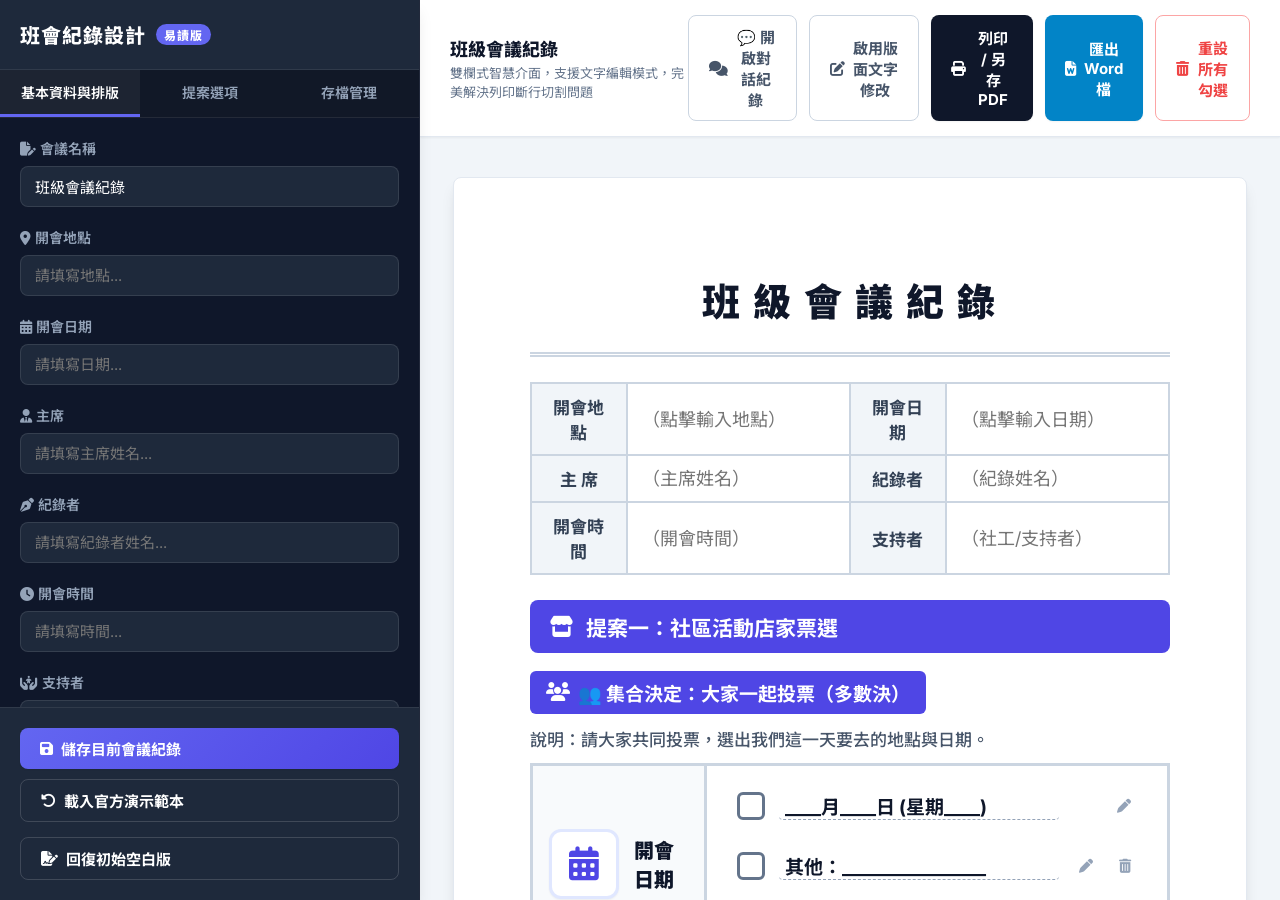
<file: index.html>
<!DOCTYPE html>
<html lang="zh-Hant">
<head>
    <meta charset="UTF-8">
    <meta name="viewport" content="width=device-width, initial-scale=1.0">
    <title>班級會議紀錄（易讀版智慧設計系統）</title>
    <!-- Google Fonts & FontAwesome -->
    <link href="https://fonts.googleapis.com/css2?family=Inter:wght@300;400;500;600;700;800&family=Noto+Sans+TC:wght@400;500;700;900&display=swap" rel="stylesheet">
    <link rel="stylesheet" href="https://cdnjs.cloudflare.com/ajax/libs/font-awesome/6.5.1/css/all.min.css">
    
    <style>
        /* 全域變數與主題設計 */
        :root {
            --sidebar-bg: #0f172a;
            --sidebar-header: #1e293b;
            --sidebar-border: rgba(255, 255, 255, 0.08);
            --sidebar-text: #f8fafc;
            --sidebar-text-muted: #94a3b8;
            
            --accent-color: #6366f1;
            --accent-hover: #4f46e5;
            --accent-light: rgba(99, 102, 241, 0.1);
            
            --bg-canvas: #f1f5f9;
            --primary-group: #4f46e5;      /* 團體多數決：皇家藍/紫 */
            --primary-group-light: #e0e7ff;
            --primary-self: #ea580c;       /* 個人決定：活潑橘 */
            --primary-self-light: #ffedd5;
            --primary-teal: #0d9488;       /* 點心票選：莫蘭迪綠 */
            --primary-teal-light: #ccfbf1;
            --text-dark: #0f172a;
            --border-color: #cbd5e1;
            
            --shadow-sm: 0 1px 2px 0 rgba(0, 0, 0, 0.05);
            --shadow-md: 0 4px 6px -1px rgba(0, 0, 0, 0.1), 0 2px 4px -1px rgba(0, 0, 0, 0.06);
            --shadow-lg: 0 10px 15px -3px rgba(0, 0, 0, 0.1), 0 4px 6px -2px rgba(0, 0, 0, 0.05);
        }

        * {
            box-sizing: border-box;
            font-family: 'Inter', 'Noto Sans TC', sans-serif;
            margin: 0;
            padding: 0;
        }

        body {
            background-color: var(--bg-canvas);
            color: var(--text-dark);
            height: 100vh;
            display: flex;
            overflow: hidden;
        }

        /* 雙欄式佈局 */
        .app-container {
            display: flex;
            width: 100vw;
            height: 100vh;
            position: relative;
        }

        /* 左側編輯面板 */
        .editor-sidebar {
            width: 420px;
            background-color: var(--sidebar-bg);
            color: var(--sidebar-text);
            border-right: 1px solid var(--sidebar-border);
            display: flex;
            flex-direction: column;
            flex-shrink: 0;
            z-index: 10;
            box-shadow: var(--shadow-lg);
            transition: transform 0.3s cubic-bezier(0.4, 0, 0.2, 1);
        }

        .sidebar-header {
            padding: 20px;
            background-color: var(--sidebar-header);
            border-bottom: 1px solid var(--sidebar-border);
            display: flex;
            align-items: center;
            justify-content: space-between;
        }

        .sidebar-header h2 {
            font-size: 20px;
            font-weight: 800;
            letter-spacing: 1px;
            color: #fff;
            display: flex;
            align-items: center;
            gap: 10px;
        }

        .sidebar-header h2 span {
            font-size: 12px;
            background-color: var(--accent-color);
            padding: 2px 8px;
            border-radius: 20px;
        }

        /* 頁籤控制 */
        .sidebar-tabs {
            display: flex;
            background-color: #111827;
            border-bottom: 1px solid var(--sidebar-border);
        }

        .tab-btn {
            flex: 1;
            padding: 12px;
            background: none;
            border: none;
            color: var(--sidebar-text-muted);
            font-size: 14px;
            font-weight: 600;
            cursor: pointer;
            transition: all 0.2s;
            border-bottom: 3px solid transparent;
            text-align: center;
        }

        .tab-btn:hover {
            color: #fff;
            background-color: rgba(255,255,255,0.02);
        }

        .tab-btn.active {
            color: #fff;
            border-bottom-color: var(--accent-color);
            background-color: rgba(255,255,255,0.05);
        }

        /* 編輯面板內容區 */
        .sidebar-content {
            flex: 1;
            overflow-y: auto;
            padding: 20px;
        }

        .tab-pane {
            display: none;
        }

        .tab-pane.active {
            display: block;
        }

        /* 編輯器群組與表單元件 */
        .form-group {
            margin-bottom: 20px;
        }

        .form-group label {
            display: block;
            font-size: 14px;
            font-weight: 600;
            color: var(--sidebar-text-muted);
            margin-bottom: 8px;
        }

        .form-control {
            width: 100%;
            padding: 10px 14px;
            background-color: #1e293b;
            border: 1px solid rgba(255,255,255,0.1);
            border-radius: 8px;
            color: #fff;
            font-size: 15px;
            outline: none;
            transition: all 0.2s;
        }

        .form-control:focus {
            border-color: var(--accent-color);
            box-shadow: 0 0 0 3px var(--accent-light);
        }

        /* 草稿列表與操作 */
        .draft-card {
            background-color: #1e293b;
            border: 1px solid rgba(255, 255, 255, 0.05);
            border-radius: 10px;
            padding: 15px;
            margin-bottom: 12px;
            cursor: pointer;
            transition: all 0.2s;
            position: relative;
        }

        .draft-card:hover {
            border-color: rgba(255,255,255,0.2);
            transform: translateY(-2px);
        }

        .draft-card.active {
            border-color: var(--accent-color);
            background-color: rgba(99, 102, 241, 0.15);
        }

        .draft-title {
            font-weight: 700;
            font-size: 16px;
            color: #fff;
            margin-bottom: 6px;
        }

        .draft-meta {
            font-size: 12px;
            color: var(--sidebar-text-muted);
            display: flex;
            justify-content: space-between;
            align-items: center;
        }

        .draft-actions {
            margin-top: 10px;
            display: flex;
            justify-content: flex-end;
            gap: 10px;
        }

        .btn-action-small {
            background: none;
            border: none;
            color: var(--sidebar-text-muted);
            cursor: pointer;
            font-size: 13px;
            padding: 4px 8px;
            border-radius: 4px;
            transition: all 0.1s;
        }

        .btn-action-small:hover {
            background-color: rgba(255,255,255,0.1);
            color: #fff;
        }

        .btn-action-delete:hover {
            background-color: rgba(239, 68, 68, 0.2);
            color: #f87171;
        }

        /* 儲存草稿控制區 */
        .draft-ops {
            padding: 20px;
            border-top: 1px solid var(--sidebar-border);
            background-color: var(--sidebar-header);
            display: flex;
            flex-direction: column;
            gap: 10px;
        }

        /* 右側畫布區域 */
        .main-canvas {
            flex-grow: 1;
            height: 100vh;
            overflow-y: auto;
            background-color: var(--bg-canvas);
            display: flex;
            flex-direction: column;
            position: relative;
        }

        /* 頂部固定工具列 */
        .canvas-toolbar {
            background-color: #fff;
            padding: 15px 30px;
            border-bottom: 1px solid #e2e8f0;
            display: flex;
            justify-content: space-between;
            align-items: center;
            box-shadow: var(--shadow-sm);
            z-index: 5;
            position: sticky;
            top: 0;
        }

        .canvas-toolbar .toolbar-left h3 {
            font-size: 18px;
            font-weight: 800;
            color: var(--text-dark);
        }

        .canvas-toolbar .toolbar-left p {
            font-size: 13px;
            color: #64748b;
            margin-top: 2px;
        }

        .toolbar-buttons {
            display: flex;
            gap: 12px;
        }

        /* 按鈕視覺樣式 */
        .btn-premium {
            padding: 10px 20px;
            font-size: 15px;
            font-weight: 700;
            border-radius: 8px;
            border: none;
            cursor: pointer;
            display: inline-flex;
            align-items: center;
            gap: 8px;
            transition: all 0.2s cubic-bezier(0.4, 0, 0.2, 1);
            box-shadow: var(--shadow-sm);
        }

        .btn-premium-primary {
            background: linear-gradient(135deg, var(--accent-color) 0%, #4f46e5 100%);
            color: #fff;
        }

        .btn-premium-primary:hover {
            transform: translateY(-1px);
            box-shadow: 0 4px 12px rgba(99, 102, 241, 0.4);
        }

        .btn-premium-secondary {
            background-color: #0f172a;
            color: #fff;
        }

        .btn-premium-secondary:hover {
            background-color: #1e293b;
            transform: translateY(-1px);
        }

        .btn-premium-word {
            background-color: #0284c7;
            color: #fff;
        }

        .btn-premium-word:hover {
            background-color: #0369a1;
            transform: translateY(-1px);
            box-shadow: 0 4px 12px rgba(2, 132, 199, 0.4);
        }

        .btn-premium-danger {
            background-color: #ef4444;
            color: #fff;
        }

        .btn-premium-danger:hover {
            background-color: #dc2626;
            transform: translateY(-1px);
        }

        .btn-premium-outline {
            background-color: transparent;
            border: 1px solid #cbd5e1;
            color: #475569;
            box-shadow: none;
        }

        .btn-premium-outline:hover {
            background-color: #f1f5f9;
            border-color: #94a3b8;
        }

        /* A4 紙張列印排版 */
        .a4-viewport {
            padding: 40px 20px;
            display: flex;
            flex-direction: column;
            align-items: center;
            gap: 40px;
        }

        .page-container {
            width: 210mm;
            min-height: 297mm;
            background-color: #fff;
            padding: 25mm 20mm;
            box-shadow: var(--shadow-lg);
            border-radius: 8px;
            position: relative;
            box-sizing: border-box;
            border: 1px solid #e2e8f0;
            transition: all 0.2s;
        }

        .page-container:hover {
            box-shadow: 0 20px 25px -5px rgba(0, 0, 0, 0.1), 0 10px 10px -5px rgba(0, 0, 0, 0.04);
        }

        /* 標題區域與雙線 */
        .header {
            text-align: center;
            margin-bottom: 25px;
            border-bottom: 5px double var(--border-color);
            padding-bottom: 15px;
        }

        .header h1 {
            font-size: 38px;
            font-weight: 900;
            margin: 0 0 10px 0;
            color: #0f172a;
            letter-spacing: 3px;
        }

        /* 會議基本資料表格 */
        .info-table {
            width: 100%;
            border-collapse: collapse;
            margin-bottom: 25px;
        }

        .info-table td {
            border: 2px solid var(--border-color);
            padding: 10px 14px;
            font-size: 17px;
            width: 35%;
        }

        .info-label {
            background-color: #f1f5f9;
            font-weight: bold;
            color: #334155;
            text-align: center;
            width: 15% !important;
        }

        /* 提案標題區 */
        .proposal-header {
            background-color: #0f172a;
            color: white;
            padding: 14px 20px;
            border-radius: 8px;
            font-size: 21px;
            font-weight: bold;
            margin-top: 25px;
            margin-bottom: 18px;
            display: flex;
            align-items: center;
            gap: 12px;
        }
        .header-input-inline {
            background: transparent !important;
            border: none !important;
            color: white !important;
            font-size: inherit !important;
            font-weight: inherit !important;
            font-family: inherit !important;
            outline: none !important;
            width: 100% !important;
            padding: 0 !important;
            margin: 0 !important;
        }
        .badge-input-inline {
            background: transparent !important;
            border: none !important;
            color: white !important;
            font-size: inherit !important;
            font-weight: inherit !important;
            font-family: inherit !important;
            outline: none !important;
            width: 100% !important;
            padding: 0 !important;
            margin: 0 !important;
        }

        /* 區塊副標：多數決 / 個人決定 */
        .section-badge {
            display: inline-flex;
            align-items: center;
            gap: 8px;
            padding: 8px 16px;
            font-size: 19px;
            font-weight: bold;
            border-radius: 6px;
            margin-bottom: 12px;
            color: white;
        }

        .badge-group {
            background-color: var(--primary-group);
        }

        .badge-self {
            background-color: var(--primary-self);
            margin-top: 25px;
        }

        .section-desc {
            font-size: 17px;
            color: #475569;
            margin-bottom: 12px;
            font-weight: 500;
        }

        /* 核心表格樣式 */
        .record-table {
            width: 100%;
            border-collapse: collapse;
            margin-bottom: 20px;
        }

        .record-table th, .record-table td {
            border: 3px solid var(--border-color);
            padding: 16px;
            vertical-align: middle;
        }

        /* 欄寬控制 */
        .col-visual {
            width: 32%;
            background-color: #f8fafc;
        }

        .col-option {
            width: 68%;
        }

        /* 圖卡容器 */
        .visual-card {
            display: flex;
            align-items: center;
            gap: 15px;
        }

        .visual-icon {
            width: 70px;
            height: 70px;
            background-color: white;
            border: 3px solid #cbd5e1;
            border-radius: 12px;
            display: flex;
            align-items: center;
            justify-content: center;
            font-size: 34px;
            box-shadow: var(--shadow-sm);
            flex-shrink: 0;
            transition: all 0.2s;
        }

        .visual-text {
            font-size: 20px;
            font-weight: 900;
            color: #0f172a;
        }

        /* 勾選清單樣式 */
        .option-list {
            display: flex;
            flex-direction: column;
            gap: 12px;
        }

        .option-item {
            display: flex;
            align-items: center;
            gap: 14px;
            font-size: 19px;
            cursor: pointer;
            user-select: none;
            padding: 8px 12px;
            border-radius: 8px;
            transition: all 0.15s;
            border: 2px solid transparent;
        }

        .option-item:hover {
            background-color: #f8fafc;
            border-color: #e2e8f0;
        }

        .checkbox-custom {
            width: 28px;
            height: 28px;
            border: 3px solid #64748b;
            border-radius: 6px;
            display: inline-flex;
            align-items: center;
            justify-content: center;
            font-size: 16px;
            color: transparent;
            font-weight: bold;
            flex-shrink: 0;
            transition: all 0.15s;
            background-color: white;
        }

        /* 勾選狀態 */
        .option-item.checked .checkbox-custom {
            border-color: var(--primary-group);
            background-color: var(--primary-group-light);
            color: var(--primary-group);
            transform: scale(1.05);
        }

        /* 輸入框底線 */
        .input-line {
            border: none;
            border-bottom: 2px solid #64748b;
            font-size: 19px;
            padding: 2px 8px;
            width: 180px;
            outline: none;
            text-align: center;
            font-weight: bold;
            color: var(--primary-self);
            background: transparent;
            transition: border-color 0.2s;
        }

        .input-line:focus {
            border-bottom-color: var(--accent-color);
        }

        /* 整合型選項行內輸入框 */
        .option-input-inline {
            border: none;
            border-bottom: 1px dashed #94a3b8;
            font-size: 19px;
            font-weight: bold;
            color: #0f172a;
            background: transparent;
            outline: none;
            flex-grow: 1;
            max-width: 280px;
            padding: 2px 6px;
            transition: all 0.2s;
            border-radius: 4px;
        }
        .option-input-inline:hover {
            background-color: rgba(99, 102, 241, 0.05);
            border-bottom-color: var(--accent-color);
        }
        .option-input-inline:focus {
            border-bottom: 2px solid var(--accent-color);
            background-color: #fff;
        }

        /* 行內編輯按鈕與樣式 */
        .btn-inline-edit, .btn-inline-delete {
            background: transparent;
            border: none;
            cursor: pointer;
            padding: 4px 6px;
            font-size: 14px;
            color: #94a3b8;
            transition: all 0.2s;
            border-radius: 4px;
            display: inline-flex;
            align-items: center;
            justify-content: center;
        }
        .btn-inline-edit {
            margin-left: auto;
        }
        .btn-inline-edit:hover {
            color: var(--accent-color);
            background-color: rgba(99, 102, 241, 0.1);
        }
        .btn-inline-delete:hover {
            color: #ef4444;
            background-color: rgba(239, 68, 68, 0.1);
        }
        .btn-inline-add {
            background-color: transparent;
            border: 1px dashed #cbd5e1;
            color: #475569;
            padding: 6px 12px;
            font-size: 14px;
            font-weight: 600;
            border-radius: 6px;
            cursor: pointer;
            transition: all 0.2s;
            display: inline-flex;
            align-items: center;
            gap: 6px;
            width: fit-content;
            margin-top: 6px;
        }
        .btn-inline-add:hover {
            border-color: var(--primary-group);
            color: var(--primary-group);
            background-color: var(--primary-group-light);
        }

        .food-title-input {
            font-size: 20px;
            font-weight: bold;
            color: #0f172a;
            border: none;
            border-bottom: 1px dashed #94a3b8;
            background: transparent;
            text-align: center;
            outline: none;
            width: 90%;
            margin-bottom: 12px;
            padding: 2px;
            transition: all 0.2s;
            border-radius: 4px;
        }
        .food-title-input:hover {
            background-color: rgba(13, 148, 136, 0.05);
            border-bottom-color: var(--primary-teal);
        }
        .food-title-input:focus {
            border-bottom: 2px solid var(--primary-teal);
            background-color: #fff;
        }

        /* 4個學生自決卡片排版 */
        .personal-grid {
            display: grid;
            grid-template-columns: 1fr 1fr;
            gap: 15px;
            margin-top: 15px;
        }

        .personal-card {
            border: 3px solid var(--primary-self);
            border-radius: 12px;
            padding: 14px;
            background-color: #fffaf7;
            display: flex;
            flex-direction: column;
            gap: 8px;
            page-break-inside: avoid;
            break-inside: avoid;
        }

        .personal-card-title {
            font-size: 18px;
            font-weight: 800;
            color: var(--primary-self);
            border-bottom: 2px dashed #ffedd5;
            padding-bottom: 4px;
            margin-bottom: 4px;
            display: flex;
            justify-content: space-between;
            align-items: center;
        }

        .personal-field {
            display: flex;
            align-items: center;
            gap: 8px;
            font-size: 16px;
            font-weight: bold;
        }

        .personal-field input {
            flex-grow: 1;
            font-size: 16px;
            padding: 2px 6px;
        }

        /* 提案二：點心投票與分工 */
        .food-vote-container {
            display: grid;
            grid-template-columns: 1fr 1fr;
            gap: 20px;
            margin-bottom: 20px;
        }

        .food-card {
            border: 3px solid var(--border-color);
            border-radius: 12px;
            padding: 16px;
            text-align: center;
            cursor: pointer;
            transition: all 0.2s cubic-bezier(0.4, 0, 0.2, 1);
            background-color: white;
            position: relative;
        }

        .food-card:hover {
            border-color: var(--primary-teal);
            transform: translateY(-2px);
            box-shadow: var(--shadow-md);
        }

        .food-card.selected {
            border-color: var(--primary-teal);
            background-color: var(--primary-teal-light);
            box-shadow: 0 4px 12px rgba(13, 148, 136, 0.15);
        }

        .food-emoji {
            font-size: 50px;
            margin-bottom: 8px;
        }

        .food-title {
            font-size: 20px;
            font-weight: bold;
            margin-bottom: 12px;
            color: #0f172a;
        }

        .food-card .option-item {
            justify-content: center;
            pointer-events: none;
            padding: 4px;
            margin: 0 auto;
            width: 80%;
        }

        .food-card.selected .checkbox-custom {
            border-color: var(--primary-teal);
            background-color: white;
            color: var(--primary-teal);
        }

        /* 分工表格 */
        .division-table {
            width: 100%;
            border-collapse: collapse;
            margin-top: 15px;
        }

        .division-table th, .division-table td {
            border: 3px solid var(--border-color);
            padding: 14px;
        }

        .division-table th {
            background-color: #f1f5f9;
            font-size: 19px;
            font-weight: bold;
            width: 32%;
            text-align: left;
        }

        .division-role-subtitle {
            font-size: 13px;
            color: #64748b;
            font-weight: normal;
            margin-top: 4px;
        }

        /* 友善提示區 */
        .tip-box {
            background-color: #fffbeb;
            border-left: 5px solid #f59e0b;
            padding: 15px;
            border-radius: 0 8px 8px 0;
            font-size: 15px;
            line-height: 1.5;
            margin-top: 20px;
            color: #92400e;
        }

        /* 手機板滑動按鈕 */
        .floating-toggle {
            display: none;
            position: fixed;
            bottom: 20px;
            right: 20px;
            width: 56px;
            height: 56px;
            border-radius: 50%;
            background-color: var(--accent-color);
            color: white;
            border: none;
            box-shadow: var(--shadow-lg);
            z-index: 100;
            font-size: 24px;
            cursor: pointer;
            align-items: center;
            justify-content: center;
        }

        /* 文字編輯模式特殊樣式 */
        .edit-mode-active [contenteditable="true"] {
            outline: 2px dashed var(--accent-color) !important;
            outline-offset: 4px;
            cursor: text;
        }
        .edit-mode-active [contenteditable="true"]:hover {
            background-color: var(--accent-light);
        }

        /* 強制分頁樣式 */
        .forced-page-break {
            page-break-before: always !important;
            break-before: page !important;
        }

        /* 避免表格與方塊在列印時被切成兩半 */
        .record-table, 
        .personal-grid,
        .personal-card,
        .food-vote-container, 
        .food-card,
        .division-table,
        .tip-box {
            page-break-inside: avoid !important;
            break-inside: avoid !important;
        }

        /* --- 列印縮放（緊湊版）額外 CSS --- */
        .print-compact .page-container {
            padding: 12mm 12mm !important;
        }
        .print-compact .header {
            margin-bottom: 12px;
            padding-bottom: 8px;
        }
        .print-compact .header h1 {
            font-size: 30px;
        }
        .print-compact .info-table,
        .print-compact .record-table,
        .print-compact .division-table {
            margin-bottom: 12px;
        }
        .print-compact .info-table td,
        .print-compact .record-table th,
        .print-compact .record-table td,
        .print-compact .division-table th,
        .print-compact .division-table td {
            padding: 8px 12px !important;
            font-size: 16px !important;
        }
        .print-compact .visual-icon {
            width: 50px;
            height: 50px;
            font-size: 24px;
        }
        .print-compact .visual-text {
            font-size: 17px;
        }
        .print-compact .option-item {
            font-size: 16px;
            padding: 4px 8px;
            gap: 8px;
        }
        .print-compact .checkbox-custom {
            width: 22px;
            height: 22px;
            font-size: 12px;
        }
        .print-compact .proposal-header {
            margin-top: 12px;
            margin-bottom: 8px;
            padding: 8px 12px;
            font-size: 18px;
        }
        .print-compact .section-badge {
            font-size: 16px;
            padding: 6px 12px;
            margin-bottom: 8px;
        }
        .print-compact .badge-self {
            margin-top: 12px;
        }
        .print-compact .section-desc {
            font-size: 14px;
            margin-bottom: 8px;
        }
        .print-compact .food-vote-container {
            gap: 12px;
        }
        .print-compact .food-emoji {
            font-size: 36px;
        }
        .print-compact .food-title {
            font-size: 17px;
            margin-bottom: 6px;
        }
        .print-compact .tip-box {
            padding: 10px;
            margin-top: 10px;
            font-size: 13px;
        }

        /* 緊湊間距：學生卡片額外縮放 */
        .print-compact .personal-grid {
            gap: 10px;
            margin-top: 10px;
        }
        .print-compact .personal-card {
            padding: 8px 10px;
            gap: 6px;
        }
        .print-compact .personal-card-title {
            font-size: 15px;
            margin-bottom: 2px;
        }
        .print-compact .personal-field {
            font-size: 14px;
            gap: 6px;
        }
        .print-compact .personal-field input {
            font-size: 14px;
        }

        /* 響應式佈局調整 */
        @media (max-width: 1100px) {
            .app-container {
                flex-direction: column;
            }
            .editor-sidebar {
                width: 100%;
                height: 40%;
                border-right: none;
                border-bottom: 1px solid var(--sidebar-border);
            }
            .main-canvas {
                height: 60%;
            }
            .page-container {
                width: 100%;
                min-height: auto;
                padding: 15mm 10mm;
            }
            .a4-viewport {
                padding: 20px 10px;
            }
        }

        @media (max-width: 768px) {
            .editor-sidebar {
                position: absolute;
                top: 0;
                left: 0;
                width: 280px;
                height: 100%;
                transform: translateX(-100%);
            }
            .editor-sidebar.open {
                transform: translateX(0);
            }
            .main-canvas {
                height: 100%;
            }
            .floating-toggle {
                display: flex;
            }
        }

        /* 列印用 CSS */
        @media print {
            body {
                background-color: white !important;
                color: black !important;
                height: auto !important;
                overflow: visible !important;
            }
            .app-container {
                display: block !important;
                height: auto !important;
            }
            .editor-sidebar, .canvas-toolbar, .floating-toggle, .no-print {
                display: none !important;
            }
            .main-canvas {
                height: auto !important;
                overflow: visible !important;
                background-color: white !important;
            }
            .a4-viewport {
                padding: 0 !important;
                display: block !important;
            }
            .page-container {
                width: 100% !important;
                height: auto !important; /* 改為自動，避免固定高度導致剪裁 */
                min-height: 297mm !important;
                box-shadow: none !important;
                border: none !important;
                padding: 15mm 15mm !important;
                page-break-after: always !important;
                margin: 0 !important;
            }
            /* 隱藏輸入框與下拉選單的邊框，讓列印版面像普通文件 */
            input, select {
                border: none !important;
                background: transparent !important;
                appearance: none !important;
                -webkit-appearance: none !important;
                -moz-appearance: none !important;
                pointer-events: none !important;
                font-weight: bold;
                color: black !important;
                text-align-last: center; /* select 文字置中 */
            }
            .input-line {
                border-bottom: 1px solid black !important;
            }
            /* 分頁強制斷行 */
            .page-break {
                page-break-before: always !important;
            }
        }
    </style>
</head>
<body>

    <div class="app-container">
        <!-- 左側編輯面板 -->
        <aside class="editor-sidebar" id="sidebar">
            <div class="sidebar-header">
                <h2>班會紀錄設計 <span>易讀版</span></h2>
                <button class="btn-action-small no-print" onclick="toggleSidebar()" id="close-sidebar-btn" style="display:none;"><i class="fa-solid fa-xmark"></i></button>
            </div>
            
            <div class="sidebar-tabs">
                <button class="tab-btn active" onclick="switchTab('basic-tab')">基本資料與排版</button>
                <button class="tab-btn" onclick="switchTab('options-tab')">提案選項</button>
                <button class="tab-btn" onclick="switchTab('drafts-tab')">存檔管理</button>
            </div>

            <div class="sidebar-content">
                <!-- 頁籤一：基本資料與排版 -->
                <div class="tab-pane active" id="basic-tab">
                    <div class="form-group">
                        <label for="edit-title"><i class="fa-solid fa-file-pen"></i> 會議名稱</label>
                        <input type="text" id="edit-title" class="form-control" placeholder="班級會議紀錄">
                    </div>
                    
                    <div class="form-group">
                        <label for="edit-location"><i class="fa-solid fa-location-dot"></i> 開會地點</label>
                        <input type="text" id="edit-location" class="form-control" placeholder="請填寫地點...">
                    </div>
                    <div class="form-group">
                        <label for="edit-date"><i class="fa-solid fa-calendar-days"></i> 開會日期</label>
                        <input type="text" id="edit-date" class="form-control" placeholder="請填寫日期...">
                    </div>
                    <div class="form-group">
                        <label for="edit-chairman"><i class="fa-solid fa-user-tie"></i> 主席</label>
                        <input type="text" id="edit-chairman" class="form-control" placeholder="請填寫主席姓名...">
                    </div>
                    <div class="form-group">
                        <label for="edit-recorder"><i class="fa-solid fa-pen-nib"></i> 紀錄者</label>
                        <input type="text" id="edit-recorder" class="form-control" placeholder="請填寫紀錄者姓名...">
                    </div>
                    <div class="form-group">
                        <label for="edit-time"><i class="fa-solid fa-clock"></i> 開會時間</label>
                        <input type="text" id="edit-time" class="form-control" placeholder="請填寫時間...">
                    </div>
                    <div class="form-group">
                        <label for="edit-supporter"><i class="fa-solid fa-hands-holding-child"></i> 支持者</label>
                        <input type="text" id="edit-supporter" class="form-control" placeholder="請填寫支持者...">
                    </div>

                    <!-- 👥 個人決定 4人份編輯區 -->
                    <div class="form-group" style="border-top: 1px solid var(--sidebar-border); padding-top: 15px; margin-top: 20px;">
                        <label><i class="fa-solid fa-users"></i> 個人自決設定 (4人份)</label>
                        <div id="sidebar-personal-decisions-container">
                            <!-- JS 動態生成編輯欄位 -->
                        </div>
                    </div>
                    
                    <!-- 💡 列印與排版縮放/手動分頁設定 -->
                    <div class="form-group" style="border-top: 1px solid var(--sidebar-border); padding-top: 15px; margin-top: 20px;">
                        <label><i class="fa-solid fa-sliders"></i> 列印與分頁版面設定</label>
                        
                        <div style="margin-bottom:12px;">
                            <label for="select-print-scale" style="font-size:12px; margin-bottom:4px; display:block;">版面間距縮放（若列印時表格被切，請選緊湊）</label>
                            <select id="select-print-scale" class="form-control" onchange="changePrintScale(this.value)">
                                <option value="print-normal" selected>標準間距 (預設大小)</option>
                                <option value="print-compact">緊湊間距 (縮小字體與表格間隙)</option>
                                <option value="print-spacious">寬鬆間距 (較大字體)</option>
                            </select>
                        </div>
                        
                        <div>
                            <label style="font-size:12px; margin-bottom:6px; display:block;">手動斷行設定 (✂️ 分頁點)</label>
                            <div style="display:flex; flex-direction:column; gap:8px;">
                                <label style="display:flex; align-items:center; gap:8px; font-weight:normal; font-size:13px; color:var(--sidebar-text-muted); cursor:pointer;">
                                    <input type="checkbox" id="break-before-self" onchange="togglePageBreak('self', this.checked)"> 在「個人決定」前強制斷行
                                </label>
                                <label style="display:flex; align-items:center; gap:8px; font-weight:normal; font-size:13px; color:var(--sidebar-text-muted); cursor:pointer;">
                                    <input type="checkbox" id="break-before-prop2" onchange="togglePageBreak('prop2', this.checked)"> 在「提案二」前強制斷行
                                </label>
                                <label style="display:flex; align-items:center; gap:8px; font-weight:normal; font-size:13px; color:var(--sidebar-text-muted); cursor:pointer;">
                                    <input type="checkbox" id="break-before-roles" onchange="togglePageBreak('roles', this.checked)"> 在「點心工作分配表」前強制斷行
                                </label>
                            </div>
                        </div>
                    </div>
                </div>

                <!-- 頁籤二：提案選項 -->
                <div class="tab-pane" id="options-tab">
                    <h3 style="font-size:16px; margin-bottom:15px; color:#fff; border-bottom:1px solid rgba(255,255,255,0.1); padding-bottom:5px;">提案一：設定</h3>
                    <div class="form-group">
                        <label for="edit-prop1-title"><i class="fa-solid fa-file-signature"></i> 提案一標題</label>
                        <input type="text" id="edit-prop1-title" class="form-control" placeholder="例如：提案一：社區活動店家票選" oninput="syncProp1Title(this.value)">
                    </div>
                    
                    <!-- 日期選項編輯 -->
                    <div class="form-group">
                        <label><i class="fa-solid fa-calendar-check"></i> 日期選項</label>
                        <div style="display:flex; flex-direction:column; gap:8px;" id="date-options-edit">
                            <!-- 動態生成 -->
                        </div>
                        <button class="btn-action-small" onclick="addCustomOption('date')" style="margin-top:8px;"><i class="fa-solid fa-plus"></i> 新增日期選項</button>
                    </div>

                    <!-- 地點選項編輯 -->
                    <div class="form-group" style="border-top:1px solid rgba(255,255,255,0.05); padding-top:15px;">
                        <label><i class="fa-solid fa-map-location-dot"></i> 地點選項 (多數決)</label>
                        <div style="display:flex; flex-direction:column; gap:8px;" id="location-options-edit">
                            <!-- 動態生成 -->
                        </div>
                        <button class="btn-action-small" onclick="addCustomOption('location')" style="margin-top:8px;"><i class="fa-solid fa-plus"></i> 新增地點選項</button>
                    </div>

                    <h3 style="font-size:16px; margin-bottom:15px; margin-top:25px; color:#fff; border-bottom:1px solid rgba(255,255,255,0.1); padding-bottom:5px;">提案二：設定</h3>
                    <div class="form-group">
                        <label for="edit-prop2-title"><i class="fa-solid fa-file-signature"></i> 提案二標題</label>
                        <input type="text" id="edit-prop2-title" class="form-control" placeholder="例如：提案二：點心餐點製作票選" oninput="syncProp2Title(this.value)">
                    </div>
                    
                    <!-- 點心選項編輯 -->
                    <div class="form-group">
                        <label><i class="fa-solid fa-cookie"></i> 點心選項</label>
                        <div style="display:flex; flex-direction:column; gap:12px;" id="food-options-edit">
                            <!-- 動態生成 -->
                        </div>
                        <button class="btn-action-small" onclick="addCustomOption('food')" style="margin-top:8px;"><i class="fa-solid fa-plus"></i> 新增點心選項</button>
                    </div>

                    <h3 style="font-size:16px; margin-bottom:15px; margin-top:25px; color:#fff; border-bottom:1px solid rgba(255,255,255,0.1); padding-bottom:5px;">工作分配表設定</h3>
                    <div class="form-group">
                        <label for="edit-roles-title"><i class="fa-solid fa-file-signature"></i> 分配表標題</label>
                        <input type="text" id="edit-roles-title" class="form-control" placeholder="例如：點心製作工作分配表" oninput="syncRolesTitle(this.value)">
                    </div>

                    <!-- 分工職責自訂 -->
                    <div class="form-group" style="border-top:1px solid rgba(255,255,255,0.05); padding-top:15px;">
                        <label><i class="fa-solid fa-users-gear"></i> 組別與任務描述</label>
                        <div style="display:flex; flex-direction:column; gap:12px;">
                            <!-- 備料組 -->
                            <div style="background-color: #1e293b; padding: 10px; border-radius: 8px; border: 1px solid rgba(255,255,255,0.05);">
                                <label style="font-size:12px; color: #94a3b8; display:block; margin-bottom:4px;">組別一名稱 & 任務描述</label>
                                <input type="text" id="edit-role-prep-title" class="form-control" style="margin-bottom:6px; font-size:13px;" oninput="syncRoleDetail('prep', 'title', this.value)" placeholder="組別名稱">
                                <input type="text" id="edit-role-prep-subtitle" class="form-control" style="font-size:13px;" oninput="syncRoleDetail('prep', 'subtitle', this.value)" placeholder="任務描述">
                            </div>
                            <!-- 烹飪組 -->
                            <div style="background-color: #1e293b; padding: 10px; border-radius: 8px; border: 1px solid rgba(255,255,255,0.05);">
                                <label style="font-size:12px; color: #94a3b8; display:block; margin-bottom:4px;">組別二名稱 & 任務描述</label>
                                <input type="text" id="edit-role-cook-title" class="form-control" style="margin-bottom:6px; font-size:13px;" oninput="syncRoleDetail('cook', 'title', this.value)" placeholder="組別名稱">
                                <input type="text" id="edit-role-cook-subtitle" class="form-control" style="font-size:13px;" oninput="syncRoleDetail('cook', 'subtitle', this.value)" placeholder="任務描述">
                            </div>
                            <!-- 組裝組 -->
                            <div style="background-color: #1e293b; padding: 10px; border-radius: 8px; border: 1px solid rgba(255,255,255,0.05);">
                                <label style="font-size:12px; color: #94a3b8; display:block; margin-bottom:4px;">組別三名稱 & 任務描述</label>
                                <input type="text" id="edit-role-assembly-title" class="form-control" style="margin-bottom:6px; font-size:13px;" oninput="syncRoleDetail('assembly', 'title', this.value)" placeholder="組別名稱">
                                <input type="text" id="edit-role-assembly-subtitle" class="form-control" style="font-size:13px;" oninput="syncRoleDetail('assembly', 'subtitle', this.value)" placeholder="任務描述">
                            </div>
                            <!-- 收拾組 -->
                            <div style="background-color: #1e293b; padding: 10px; border-radius: 8px; border: 1px solid rgba(255,255,255,0.05);">
                                <label style="font-size:12px; color: #94a3b8; display:block; margin-bottom:4px;">組別四名稱 & 任務描述</label>
                                <input type="text" id="edit-role-clean-title" class="form-control" style="margin-bottom:6px; font-size:13px;" oninput="syncRoleDetail('clean', 'title', this.value)" placeholder="組別名稱">
                                <input type="text" id="edit-role-clean-subtitle" class="form-control" style="font-size:13px;" oninput="syncRoleDetail('clean', 'subtitle', this.value)" placeholder="任務描述">
                            </div>
                        </div>
                    </div>
                </div>

                <!-- 頁籤三：存檔管理 -->
                <div class="tab-pane" id="drafts-tab">
                    <label style="display:block; font-size:14px; font-weight:600; color:var(--sidebar-text-muted); margin-bottom:12px;"><i class="fa-solid fa-box-archive"></i> 本地儲存的草稿列表</label>
                    <div id="drafts-list-container">
                        <!-- 動態載入草稿清單 -->
                    </div>

                    <div style="border-top:1px solid rgba(255,255,255,0.08); padding-top:15px; margin-top:20px; display:flex; flex-direction:column; gap:10px;">
                        <label><i class="fa-solid fa-file-import"></i> 資料備份與跨設備轉移</label>
                        <button class="btn-premium btn-premium-outline" onclick="exportDataJSON()" style="color:#fff; border-color:rgba(255,255,255,0.15); width:100%;">
                            <i class="fa-solid fa-download"></i> 匯出所有紀錄 (.json)
                        </button>
                        <button class="btn-premium btn-premium-outline" onclick="triggerImport()" style="color:#fff; border-color:rgba(255,255,255,0.15); width:100%;">
                            <i class="fa-solid fa-upload"></i> 匯入紀錄檔案 (.json)
                        </button>
                        <input type="file" id="import-file-input" style="display:none;" accept=".json" onchange="importDataJSON(event)">
                    </div>
                </div>
            </div>

            <!-- 底部草稿儲存控制 -->
            <div class="draft-ops">
                <button class="btn-premium btn-premium-primary" onclick="saveCurrentDraft()"><i class="fa-solid fa-floppy-disk"></i> 儲存目前會議紀錄</button>
                <button class="btn-premium btn-premium-outline" onclick="loadDefaultTemplate()" style="color:#fff; border-color:rgba(255,255,255,0.15);"><i class="fa-solid fa-rotate-left"></i> 載入官方演示範本</button>
                <button class="btn-premium btn-premium-outline" onclick="loadBlankTemplate()" style="color:#fff; border-color:rgba(255,255,255,0.15); margin-top:5px;"><i class="fa-solid fa-file-signature"></i> 回復初始空白版</button>
            </div>
        </aside>

        <!-- 右側畫布區域 -->
        <main class="main-canvas">
            <!-- 頂部工具列 -->
            <div class="canvas-toolbar no-print">
                <div class="toolbar-left">
                    <h3 id="toolbar-meeting-title">班級會議紀錄</h3>
                    <p>雙欄式智慧介面，支援文字編輯模式，完美解決列印斷行切割問題</p>
                </div>
                <div class="toolbar-buttons">
                    <!-- 💬 開啟對話紀錄按鈕 -->
                    <button class="btn-premium btn-premium-outline" onclick="window.open('對話紀錄.html', '_blank')">
                        <i class="fa-solid fa-comments"></i> 💬 開啟對話紀錄
                    </button>
                    
                    <!-- 🛠️ 文字編輯修改模式開關 -->
                    <button class="btn-premium btn-premium-outline" id="btn-edit-mode" onclick="toggleTextEditMode()">
                        <i class="fa-solid fa-pen-to-square"></i> 啟用版面文字修改
                    </button>
                    
                    <button class="btn-premium btn-premium-secondary" onclick="window.print()">
                        <i class="fa-solid fa-print"></i> 列印 / 另存 PDF
                    </button>
                    <button class="btn-premium btn-premium-word" onclick="exportToWordHtml()">
                        <i class="fa-solid fa-file-word"></i> 匯出 Word 檔
                    </button>
                    <button class="btn-premium btn-premium-outline btn-premium-danger" onclick="resetAllSelections()" style="color:#ef4444; border-color:#fca5a5;">
                        <i class="fa-solid fa-trash-can"></i> 重設所有勾選
                    </button>
                </div>
            </div>

            <!-- A4 畫布區 -->
            <div class="a4-viewport print-normal" id="a4-viewport">
                
                <!-- A4 第一頁：基本資料與提案一 -->
                <div id="print-area-1" class="page-container">
                    <div class="header">
                        <h1 id="a4-title-display" contenteditable="false">班 級 會 議 紀 錄</h1>
                    </div>

                    <!-- 基本資料表格 -->
                    <table class="info-table">
                        <tr>
                            <td class="info-label">開會地點</td>
                            <td><input type="text" id="a4-location" style="width:100%; border:none; font-size:18px;" placeholder="（點擊輸入地點）" oninput="syncEditor('location')"></td>
                            <td class="info-label">開會日期</td>
                            <td><input type="text" id="a4-date" style="width:100%; border:none; font-size:18px;" placeholder="（點擊輸入日期）" oninput="syncEditor('date')"></td>
                        </tr>
                        <tr>
                            <td class="info-label">主 席</td>
                            <td><input type="text" id="a4-chairman" style="width:100%; border:none; font-size:18px;" placeholder="（主席姓名）" oninput="syncEditor('chairman')"></td>
                            <td class="info-label">紀錄者</td>
                            <td><input type="text" id="a4-recorder" style="width:100%; border:none; font-size:18px;" placeholder="（紀錄姓名）" oninput="syncEditor('recorder')"></td>
                        </tr>
                        <tr>
                            <td class="info-label">開會時間</td>
                            <td><input type="text" id="a4-time" style="width:100%; border:none; font-size:18px;" placeholder="（開會時間）" oninput="syncEditor('time')"></td>
                            <td class="info-label">支持者</td>
                            <td><input type="text" id="a4-supporter" style="width:100%; border:none; font-size:18px;" placeholder="（社工/支持者）" oninput="syncEditor('supporter')"></td>
                        </tr>
                    </table>

                    <!-- 提案一 -->
                    <div class="proposal-header" id="a4-prop1-header" style="background-color: var(--primary-group);">
                        <i class="fa-solid fa-store"></i>
                        <input type="text" id="a4-prop1-header-input" class="header-input-inline" placeholder="請輸入提案一主題..." oninput="syncProp1Title(this.value)">
                    </div>

                    <!-- 👥 集合決定 -->
                    <div class="section-badge badge-group" id="a4-prop1-badge" contenteditable="false">
                        <i class="fa-solid fa-users"></i> 👥 集合決定：大家一起投票（多數決）
                    </div>
                    <div class="section-desc" id="a4-prop1-desc" contenteditable="false">說明：請大家共同投票，選出我們這一天要去的地點與日期。</div>

                    <table class="record-table">
                        <tr>
                            <!-- 日期項目 -->
                            <td class="col-visual">
                                <div class="visual-card">
                                    <div class="visual-icon" style="color: var(--primary-group); border-color: var(--primary-group-light);"><i class="fa-solid fa-calendar-days"></i></div>
                                    <div class="visual-text" contenteditable="false">開會日期</div>
                                </div>
                            </td>
                            <td class="col-option">
                                <div class="option-list" id="a4-date-options">
                                    <!-- 動態渲染日期選項 -->
                                </div>
                            </td>
                        </tr>
                        <tr>
                            <!-- 我想去哪裡項目 -->
                            <td class="col-visual">
                                <div class="visual-card">
                                    <div class="visual-icon" style="color: var(--primary-group); border-color: var(--primary-group-light);"><i class="fa-solid fa-location-dot"></i></div>
                                    <div class="visual-text" contenteditable="false">我想去哪裡</div>
                                </div>
                            </td>
                            <td class="col-option">
                                <div class="option-list" id="a4-location-options">
                                    <!-- 動態渲染地點選項 -->
                                </div>
                            </td>
                        </tr>
                    </table>

                    <!-- 👤 個人決定 -->
                    <div class="section-badge badge-self" id="a4-section-self" contenteditable="false">
                        <i class="fa-solid fa-user"></i> 👤 個人決定：我的活動計畫（每個人自己決定）
                    </div>
                    <div class="section-desc" id="a4-desc-self" contenteditable="false">說明：想一想，活動當天每個人要吃什麼？預算帶多少？（共4格，人數未定可留空手寫）</div>

                    <!-- 🍔 菜單選擇參考 -->
                    <div class="tip-box" id="menu-reference-box" style="background-color: #fffbeb; border-left: 5px solid var(--primary-self); margin-bottom: 15px; color: #92400e;" contenteditable="false">
                        <strong>🍔 菜單選擇參考：</strong>
                        <span id="menu-reference-text">請先選擇上方想去的餐廳</span>
                    </div>

                    <!-- 4個個人決定卡片網格 -->
                    <div class="personal-grid" id="a4-personal-grid">
                        <!-- 由 JS 動態生成 4 個卡片 -->
                    </div>
                </div>

                <!-- A4 第二頁：提案二與分工表 -->
                <div id="print-area-2" class="page-container page-break">
                    <div class="proposal-header" id="a4-prop2-header" style="background-color: var(--primary-teal);">
                        <i class="fa-solid fa-cookie-bite"></i>
                        <input type="text" id="a4-prop2-header-input" class="header-input-inline" placeholder="請輸入提案二主題..." oninput="syncProp2Title(this.value)">
                    </div>
                    
                    <div class="section-badge badge-group" id="a4-prop2-badge" style="background-color: var(--primary-teal);" contenteditable="false">
                        <i class="fa-solid fa-users"></i> 👥 集合決定：大家一起投票（多數決）
                    </div>
                    <div class="section-desc" id="a4-prop2-desc" contenteditable="false">說明：請在你想動手做的點心卡片上打勾（選一個）。</div>

                    <!-- 點心投票卡片容器 -->
                    <div class="food-vote-container" id="a4-food-container">
                        <!-- 動態生成點心卡片 -->
                    </div>

                    <!-- 點心分工表 -->
                    <div class="section-badge badge-self" id="a4-roles-badge" style="background-color: #0f172a; margin-top: 15px; display: flex; align-items: center; gap: 8px;">
                        <i class="fa-solid fa-people-carry-box"></i>
                        <input type="text" id="a4-roles-badge-input" class="badge-input-inline" placeholder="請輸入分工表標題..." oninput="syncRolesTitle(this.value)">
                    </div>
                    <div class="section-desc" id="a4-roles-desc" contenteditable="false">說明：請在欄位中寫上自己最想嘗試的任務名稱（學生可直接手寫填寫）。</div>

                    <table class="division-table" id="a4-table-roles">
                        <tr>
                            <th>
                                <div id="role-prep-title" class="division-role-title" data-role="prep" style="font-size: 22px; margin-bottom: 5px;" contenteditable="false">🧺 備料組</div>
                                <div id="role-prep-subtitle" class="division-role-subtitle" data-role="prep" contenteditable="false">準備食材、洗洗切切、清點用具</div>
                            </th>
                            <td>
                                <div class="staff-select-container" style="flex-direction: column; align-items: stretch; gap: 6px;">
                                    <input type="text" class="input-line staff-input" id="input-role-prep-name" placeholder="（請填寫學生姓名）" style="width: 100%; font-size: 19px; font-weight: bold; text-align: left;">
                                    <input type="text" class="input-line" id="input-role-prep-text" placeholder="手寫或代筆補充..." style="width: 100%; font-size:16px;">
                                </div>
                            </td>
                        </tr>
                        <tr>
                            <th>
                                <div id="role-cook-title" class="division-role-title" data-role="cook" style="font-size: 22px; margin-bottom: 5px;" contenteditable="false">🍳 烹飪組</div>
                                <div id="role-cook-subtitle" class="division-role-subtitle" data-role="cook" contenteditable="false">負責開火、煎烤煮炸、注意安全</div>
                            </th>
                            <td>
                                <div class="staff-select-container" style="flex-direction: column; align-items: stretch; gap: 6px;">
                                    <input type="text" class="input-line staff-input" id="input-role-cook-name" placeholder="（請填寫學生姓名）" style="width: 100%; font-size: 19px; font-weight: bold; text-align: left;">
                                    <input type="text" class="input-line" id="input-role-cook-text" placeholder="手寫或代筆補充..." style="width: 100%; font-size:16px;">
                                </div>
                            </td>
                        </tr>
                        <tr>
                            <th>
                                <div id="role-assembly-title" class="division-role-title" data-role="assembly" style="font-size: 22px; margin-bottom: 5px;" contenteditable="false">🥖 組裝組</div>
                                <div id="role-assembly-subtitle" class="division-role-subtitle" data-role="assembly" contenteditable="false">用心擺盤、塗抹抹醬、包裝分裝</div>
                            </th>
                            <td>
                                <div class="staff-select-container" style="flex-direction: column; align-items: stretch; gap: 6px;">
                                    <input type="text" class="input-line staff-input" id="input-role-assembly-name" placeholder="（請填寫學生姓名）" style="width: 100%; font-size: 19px; font-weight: bold; text-align: left;">
                                    <input type="text" class="input-line" id="input-role-assembly-text" placeholder="手寫或代筆補充..." style="width: 100%; font-size:16px;">
                                </div>
                            </td>
                        </tr>
                        <tr>
                            <th>
                                <div id="role-clean-title" class="division-role-title" data-role="clean" style="font-size: 22px; margin-bottom: 5px;" contenteditable="false">🧼 收拾組</div>
                                <div id="role-clean-subtitle" class="division-role-subtitle" data-role="clean" contenteditable="false">餐後清潔、清洗擦桌、分類倒垃圾</div>
                            </th>
                            <td>
                                <div class="staff-select-container" style="flex-direction: column; align-items: stretch; gap: 6px;">
                                    <input type="text" class="input-line staff-input" id="input-role-clean-name" placeholder="（請填寫學生姓名）" style="width: 100%; font-size: 19px; font-weight: bold; text-align: left;">
                                    <input type="text" class="input-line" id="input-role-clean-text" placeholder="手寫或代筆補充..." style="width: 100%; font-size:16px;">
                                </div>
                            </td>
                        </tr>
                    </table>

                    <div class="tip-box" id="a4-tip-box" contenteditable="false">
                        <strong>💡 溫馨引導提示：</strong><br>
                        這份分工表格支持服務對象的自主權！請支持者（工作人員/社工）在會議時，帶領服務對象理解每個任務的大致內容，並尊重服務對象主動爭取組別的意願，適時在名稱欄位上提供代筆或讓學生親自寫下姓名。
                    </div>
                </div>

            </div>
        </main>
    </div>

    <!-- 手機版浮動展開按鈕 -->
    <button class="floating-toggle no-print" onclick="toggleSidebar()"><i class="fa-solid fa-bars"></i></button>

    <script>
        // --- 核心資料狀態管理 ---
        let currentDraftId = null;
        let textEditMode = false; // 是否開啟文字修改模式
        
        // 演示範本數據 (備份以利載入)
        const demoTemplateData = {
            meetingTitle: "班級會議紀錄",
            printScale: "print-normal",
            pageBreaks: {
                self: false,
                prop2: true,
                roles: false
            },
            info: {
                location: "二樓多元活動教室",
                date: "115年5月6日",
                chairman: "廖志偉",
                recorder: "曾宇彤",
                time: "下午14:00 - 15:30",
                supporter: "林社工"
            },
            roster: ["曾宇彤", "林育萱", "廖志偉", "王小明", "張美玲"],
            proposals: {
                dateOptions: [
                    { id: "date-o1", text: "5月7日 (星期四)", checked: true },
                    { id: "date-o2", text: "其他（請手寫日期）", checked: false, isCustomText: true, customText: "" }
                ],
                locationOptions: [
                    { id: "loc-o1", text: "🥩 小叮噹牛排", checked: true },
                    { id: "loc-o2", text: "🥟 八方雲集", checked: false }
                ],
                personalFood: {
                    "🥩 小叮噹牛排": [
                        { text: "牛排", checked: false },
                        { text: "豬排", checked: false },
                        { text: "雞排", checked: false }
                    ],
                    "🥟 八方雲集": [
                        { text: "水餃", checked: false },
                        { text: "鍋貼", checked: false },
                        { text: "麵食", checked: false }
                    ]
                },
                personalDecisions: [
                    { name: "曾宇彤", order: "牛排", cost: "200" },
                    { name: "林育萱", order: "豬排", cost: "180" },
                    { name: "廖志偉", order: "雞排", cost: "190" },
                    { name: "王小明", order: "", cost: "" }
                ],
                foodOptions: [
                    { id: "food-o1", text: "地瓜 Q 餅", emoji: "🍠🟡", checked: true },
                    { id: "food-o2", text: "炒麵麵包", emoji: "🌭🥢", checked: false }
                ],
                division: {
                    prep: { name: "曾宇彤", text: "" },
                    cook: { name: "廖志偉", text: "社工協助安全" },
                    assembly: { name: "林育萱", text: "" },
                    clean: { name: "王小明", text: "美玲協助倒垃圾" }
                }
            }
        };

        // 預設空白資料庫結構
        let appData = {
            meetingTitle: "班級會議紀錄",
            printScale: "print-normal", // 版面縮放
            pageBreaks: {               // 強制分頁點
                self: false,
                prop2: true,
                roles: false
            },
            info: {
                location: "",
                date: "",
                chairman: "",
                recorder: "",
                time: "",
                supporter: ""
            },
            roster: [],
            proposals: {
                // 提案一：日期投票選項
                dateOptions: [
                    { id: "date-o1", text: "____月____日 (星期____)", checked: false },
                    { id: "date-o2", text: "其他：________________", checked: false, isCustomText: true, customText: "" }
                ],
                // 提案一：我想去哪裡 (多數決)
                locationOptions: [
                    { id: "loc-o1", text: "選項一：________________", checked: false },
                    { id: "loc-o2", text: "選項二：________________", checked: false }
                ],
                // 提案一：個人自決 - 食物選項參考
                personalFood: {
                    "選項一：________________": [],
                    "選項二：________________": []
                },
                // 提案一：4個個人決定卡片 (姓名、餐點、金額)
                personalDecisions: [
                    { name: "", order: "", cost: "" },
                    { name: "", order: "", cost: "" },
                    { name: "", order: "", cost: "" },
                    { name: "", order: "", cost: "" }
                ],
                // 提案二：多數決點心卡片
                foodOptions: [
                    { id: "food-o1", text: "選項一：________________", emoji: "🧁", checked: false },
                    { id: "food-o2", text: "選項二：________________", emoji: "🍩", checked: false }
                ],
                // 提案二：分工指派名單 (學生填寫姓名與備註)
                division: {
                    prep: { name: "", text: "" },
                    cook: { name: "", text: "" },
                    assembly: { name: "", text: "" },
                    clean: { name: "", text: "" }
                }
            }
        };

        // 複製一份預設空白結構做為還原使用
        const blankTemplateData = JSON.parse(JSON.stringify(appData));

        // --- 初始化頁面 ---
        window.addEventListener('DOMContentLoaded', () => {
            loadDraftList();
            
            // 嘗試載入上次編輯的內容，若無則載入預設範本
            const lastSession = localStorage.getItem('class_meeting_last_session');
            if (lastSession) {
                try {
                    const parsed = JSON.parse(lastSession);
                    appData = parsed.data;
                    currentDraftId = parsed.id;
                } catch (e) {
                    console.error("載入最後會期失敗", e);
                }
            }
            
            renderAll();
            
            if (window.innerWidth <= 768) {
                document.getElementById('close-sidebar-btn').style.display = 'block';
            }
        });

        function fillDataDefaults(data) {
            if (!data.prop1Title) data.prop1Title = "提案一：社區活動店家票選";
            if (!data.prop1BadgeTitle) data.prop1BadgeTitle = "👥 集合決定：大家一起投票（多數決）";
            if (!data.prop1Desc) data.prop1Desc = "說明：請大家共同投票，選出我們這一天要去的地點與日期。";
            if (!data.prop1SelfTitle) data.prop1SelfTitle = "👤 個人決定：我的活動計畫（每個人自己決定）";
            if (!data.prop1SelfDesc) data.prop1SelfDesc = "說明：想一想，活動當天每個人要吃什麼？預算帶多少？（共4格，人數未定可留空手寫）";
            if (!data.prop2Title) data.prop2Title = "提案二：點心餐點製作票選";
            if (!data.prop2BadgeTitle) data.prop2BadgeTitle = "👥 集合決定：大家一起投票（多數決）";
            if (!data.prop2Desc) data.prop2Desc = "說明：請在你想動手做的點心卡片上打勾（選一個）。";
            if (!data.rolesTitle) data.rolesTitle = "👨‍🍳 點心製作工作分配表 ✍️";
            if (!data.rolesDesc) data.rolesDesc = "說明：請在欄位中寫上自己最想嘗試的任務名稱（學生可直接手寫填寫）。";
            
            if (!data.proposals) data.proposals = {};
            if (!data.proposals.division) data.proposals.division = {};
            
            const defaultRoles = {
                prep: { title: "🧺 備料組", subtitle: "準備食材、洗洗切切、清點用具" },
                cook: { title: "🍳 烹飪組", subtitle: "負責開火、煎烤煮炸、注意安全" },
                assembly: { title: "🥖 組裝組", subtitle: "用心擺盤、塗抹抹醬、包裝分裝" },
                clean: { title: "🧼 收拾組", subtitle: "餐後清潔、清洗擦桌、分類倒垃圾" }
            };
            
            for (let role in defaultRoles) {
                if (!data.proposals.division[role]) {
                    data.proposals.division[role] = { name: "", text: "" };
                }
                if (!data.proposals.division[role].title) {
                    data.proposals.division[role].title = defaultRoles[role].title;
                }
                if (!data.proposals.division[role].subtitle) {
                    data.proposals.division[role].subtitle = defaultRoles[role].subtitle;
                }
            }
        }

        // --- 視圖渲染器 ---
        function renderAll() {
            // 0. 填補預設值
            fillDataDefaults(appData);

            // 1. 同步頂部工具列標題
            document.getElementById('toolbar-meeting-title').innerText = appData.meetingTitle;
            document.getElementById('a4-title-display').innerText = appData.meetingTitle.split('').join(' ');
            document.getElementById('edit-title').value = appData.meetingTitle;

            // 2. 同步基本資料
            document.getElementById('edit-location').value = appData.info.location;
            document.getElementById('a4-location').value = appData.info.location;
            
            document.getElementById('edit-date').value = appData.info.date;
            document.getElementById('a4-date').value = appData.info.date;
            
            document.getElementById('edit-chairman').value = appData.info.chairman;
            document.getElementById('a4-chairman').value = appData.info.chairman;
            
            document.getElementById('edit-recorder').value = appData.info.recorder;
            document.getElementById('a4-recorder').value = appData.info.recorder;
            
            document.getElementById('edit-time').value = appData.info.time;
            document.getElementById('a4-time').value = appData.info.time;
            
            document.getElementById('edit-supporter').value = appData.info.supporter;
            document.getElementById('a4-supporter').value = appData.info.supporter;

            // 同步提案與工作分配自訂標題到左側輸入框
            const editProp1 = document.getElementById('edit-prop1-title');
            if (editProp1) editProp1.value = appData.prop1Title || '';
            const editProp2 = document.getElementById('edit-prop2-title');
            if (editProp2) editProp2.value = appData.prop2Title || '';
            const editRolesTitle = document.getElementById('edit-roles-title');
            if (editRolesTitle) editRolesTitle.value = appData.rolesTitle || '';

            const rolesList = ['prep', 'cook', 'assembly', 'clean'];
            rolesList.forEach(role => {
                const titleInput = document.getElementById(`edit-role-${role}-title`);
                const subtitleInput = document.getElementById(`edit-role-${role}-subtitle`);
                if (titleInput && appData.proposals.division[role]) {
                    titleInput.value = appData.proposals.division[role].title || '';
                }
                if (subtitleInput && appData.proposals.division[role]) {
                    subtitleInput.value = appData.proposals.division[role].subtitle || '';
                }
            });

            // 3. 渲染編輯器選項表單
            renderEditorOptions();

            // 3.5. 同步所有標題與說明文字到 A4
            const a4Prop1Input = document.getElementById('a4-prop1-header-input');
            if (a4Prop1Input) a4Prop1Input.value = appData.prop1Title || '';
            
            const a4Prop1Badge = document.getElementById('a4-prop1-badge');
            if (a4Prop1Badge) a4Prop1Badge.innerHTML = `<i class="fa-solid fa-users"></i> ${appData.prop1BadgeTitle}`;
            
            const a4Prop1Desc = document.getElementById('a4-prop1-desc');
            if (a4Prop1Desc) a4Prop1Desc.innerText = appData.prop1Desc;
            
            const a4SectionSelf = document.getElementById('a4-section-self');
            if (a4SectionSelf) a4SectionSelf.innerHTML = `<i class="fa-solid fa-user"></i> ${appData.prop1SelfTitle}`;
            
            const a4DescSelf = document.getElementById('a4-desc-self');
            if (a4DescSelf) a4DescSelf.innerText = appData.prop1SelfDesc;

            const a4Prop2Input = document.getElementById('a4-prop2-header-input');
            if (a4Prop2Input) a4Prop2Input.value = appData.prop2Title || '';
            
            const a4Prop2Badge = document.getElementById('a4-prop2-badge');
            if (a4Prop2Badge) a4Prop2Badge.innerHTML = `<i class="fa-solid fa-users"></i> ${appData.prop2BadgeTitle}`;
            
            const a4Prop2Desc = document.getElementById('a4-prop2-desc');
            if (a4Prop2Desc) a4Prop2Desc.innerText = appData.prop2Desc;
            
            const a4RolesInput = document.getElementById('a4-roles-badge-input');
            if (a4RolesInput) a4RolesInput.value = appData.rolesTitle || '';
            
            const a4RolesDesc = document.getElementById('a4-roles-desc');
            if (a4RolesDesc) a4RolesDesc.innerText = appData.rolesDesc;

            // 4. 渲染 A4 預覽畫面中的動態項目
            renderA4DateOptions();
            renderA4LocationOptions();
            updateMenuReference();
            renderA4PersonalCards();
            renderA4FoodCards();
            renderA4DivisionInputs();
            
            // 5. 渲染左側個人決定編輯區
            renderEditorPersonalDecisions();

            // 6. 同步列印排版選項到 DOM
            document.getElementById('select-print-scale').value = appData.printScale;
            changePrintScale(appData.printScale, false); 

            document.getElementById('break-before-self').checked = appData.pageBreaks.self;
            togglePageBreak('self', appData.pageBreaks.self, false);

            document.getElementById('break-before-prop2').checked = appData.pageBreaks.prop2;
            togglePageBreak('prop2', appData.pageBreaks.prop2, false);

            document.getElementById('break-before-roles').checked = appData.pageBreaks.roles;
            togglePageBreak('roles', appData.pageBreaks.roles, false);

            // 7. 重設編輯狀態
            if (textEditMode) {
                setEditable(true);
            }

            // 8. 儲存暫存
            saveSessionTemp();
        }

        // 雙向綁定：從 A4 直接輸入時同步到資料狀態
        function syncEditor(field) {
            appData.info[field] = document.getElementById(`a4-${field}`).value;
            document.getElementById(`edit-${field}`).value = appData.info[field];
            saveSessionTemp();
        }

        // 監聽左側輸入並同步至右側
        document.querySelectorAll('.editor-sidebar input').forEach(input => {
            input.addEventListener('input', (e) => {
                const id = e.target.id;
                if (id === 'edit-title') {
                    appData.meetingTitle = e.target.value;
                    document.getElementById('toolbar-meeting-title').innerText = appData.meetingTitle;
                    document.getElementById('a4-title-display').innerText = appData.meetingTitle.split('').join(' ');
                } else if (id.startsWith('edit-')) {
                    const field = id.replace('edit-', '');
                    if (field.startsWith('pd-') || field.startsWith('prop') || field.startsWith('role')) return; // 排除個人決定與自訂提案/角色欄位
                    appData.info[field] = e.target.value;
                    document.getElementById(`a4-${field}`).value = e.target.value;
                }
                saveSessionTemp();
            });
        });

        // 提案標題與工作分配自訂欄位同步
        function syncProp1Title(val) {
            appData.prop1Title = val;
            const editInput = document.getElementById('edit-prop1-title');
            if (editInput) editInput.value = val;
            const a4Input = document.getElementById('a4-prop1-header-input');
            if (a4Input && document.activeElement !== a4Input) a4Input.value = val;
            saveSessionTemp();
        }

        function syncProp2Title(val) {
            appData.prop2Title = val;
            const editInput = document.getElementById('edit-prop2-title');
            if (editInput) editInput.value = val;
            const a4Input = document.getElementById('a4-prop2-header-input');
            if (a4Input && document.activeElement !== a4Input) a4Input.value = val;
            saveSessionTemp();
        }

        function syncRolesTitle(val) {
            appData.rolesTitle = val;
            const editInput = document.getElementById('edit-roles-title');
            if (editInput) editInput.value = val;
            const a4Input = document.getElementById('a4-roles-badge-input');
            if (a4Input && document.activeElement !== a4Input) a4Input.value = val;
            saveSessionTemp();
        }

        function syncRoleDetail(role, field, val) {
            if (!appData.proposals.division[role]) {
                appData.proposals.division[role] = { name: "", text: "" };
            }
            appData.proposals.division[role][field] = val;
            
            if (field === 'title') {
                const el = document.getElementById(`role-${role}-title`);
                if (el) el.innerText = val;
            } else if (field === 'subtitle') {
                const el = document.getElementById(`role-${role}-subtitle`);
                if (el) el.innerText = val;
            }
            saveSessionTemp();
        }

        // --- 1. 提案選項編輯與渲染 ---
        function renderEditorOptions() {
            // A. 日期編輯器
            const dateContainer = document.getElementById('date-options-edit');
            dateContainer.innerHTML = '';
            appData.proposals.dateOptions.forEach((opt, idx) => {
                const row = document.createElement('div');
                row.style.display = 'flex';
                row.style.gap = '6px';
                row.innerHTML = `
                    <input type="text" class="form-control" oninput="updateOptionTextDirect('date', ${idx}, this.value)" onblur="renderAll()" style="flex-grow:1;">
                    ${idx > 0 ? `<button class="btn-action-small btn-action-delete" onclick="removeOption('date', ${idx})"><i class="fa-solid fa-trash-can"></i></button>` : ''}
                `;
                row.querySelector('.form-control').value = opt.text;
                dateContainer.appendChild(row);
            });

            // B. 地點編輯器
            const locContainer = document.getElementById('location-options-edit');
            locContainer.innerHTML = '';
            appData.proposals.locationOptions.forEach((opt, idx) => {
                const row = document.createElement('div');
                row.style.display = 'flex';
                row.style.gap = '6px';
                row.innerHTML = `
                    <input type="text" class="form-control" oninput="updateOptionTextDirect('location', ${idx}, this.value)" onblur="renderAll()" style="flex-grow:1;">
                    ${idx > 1 ? `<button class="btn-action-small btn-action-delete" onclick="removeOption('location', ${idx})"><i class="fa-solid fa-trash-can"></i></button>` : ''}
                `;
                row.querySelector('.form-control').value = opt.text;
                locContainer.appendChild(row);
            });

            // C. 點心選項編輯器
            const foodContainer = document.getElementById('food-options-edit');
            foodContainer.innerHTML = '';
            appData.proposals.foodOptions.forEach((opt, idx) => {
                const card = document.createElement('div');
                card.style.backgroundColor = '#1e293b';
                card.style.padding = '10px';
                card.style.borderRadius = '8px';
                card.style.border = '1px solid rgba(255,255,255,0.05)';
                card.style.marginBottom = '8px';
                card.innerHTML = `
                    <div style="display:flex; gap:8px; align-items:center;">
                        <input type="text" class="form-control food-emoji-input" oninput="updateFoodEmojiDirect(${idx}, this.value)" onblur="renderAll()" placeholder="表情" style="width:50px; text-align:center;">
                        <input type="text" class="form-control food-name-input" oninput="updateFoodTextDirect(${idx}, this.value)" onblur="renderAll()" placeholder="點心名稱" style="flex-grow:1;">
                        ${idx > 1 ? `
                        <button class="btn-action-small btn-action-delete" onclick="removeOption('food', ${idx})" style="padding: 6px 8px; margin: 0;"><i class="fa-solid fa-trash-can"></i></button>
                        ` : ''}
                    </div>
                `;
                card.querySelector('.food-emoji-input').value = opt.emoji;
                card.querySelector('.food-name-input').value = opt.text;
                foodContainer.appendChild(card);
            });
        }

        // 選項編輯更新事件 (保留相容性)
        function updateOptionText(type, idx, val) {
            if (type === 'date') {
                appData.proposals.dateOptions[idx].text = val;
            } else if (type === 'location') {
                const oldKey = appData.proposals.locationOptions[idx].text;
                appData.proposals.locationOptions[idx].text = val;
                if (appData.proposals.personalFood[oldKey]) {
                    appData.proposals.personalFood[val] = appData.proposals.personalFood[oldKey];
                    delete appData.proposals.personalFood[oldKey];
                } else if (!appData.proposals.personalFood[val]) {
                    appData.proposals.personalFood[val] = [{ text: "選項一", checked: false }, { text: "選項二", checked: false }];
                }
            }
            renderAll();
        }

        function updateFoodText(idx, val) {
            appData.proposals.foodOptions[idx].text = val;
            renderAll();
        }

        function updateFoodEmoji(idx, val) {
            appData.proposals.foodOptions[idx].emoji = val;
            renderAll();
        }

        // 新增的行內直接 DOM 更新，避免 input 時畫面重繪導致焦點流失
        function updateOptionTextDirect(type, idx, val) {
            if (type === 'date') {
                appData.proposals.dateOptions[idx].text = val;
                const a4Input = document.getElementById(`date-opt-input-${idx}`);
                if (a4Input) a4Input.value = val;
            } else if (type === 'location') {
                const oldKey = appData.proposals.locationOptions[idx].text;
                appData.proposals.locationOptions[idx].text = val;
                const a4Input = document.getElementById(`location-opt-input-${idx}`);
                if (a4Input) a4Input.value = val;
                
                // 同時更新個人食物分流的 Key
                if (appData.proposals.personalFood[oldKey]) {
                    appData.proposals.personalFood[val] = appData.proposals.personalFood[oldKey];
                    delete appData.proposals.personalFood[oldKey];
                } else if (!appData.proposals.personalFood[val]) {
                    appData.proposals.personalFood[val] = [{ text: "主餐一", checked: false }, { text: "主餐二", checked: false }];
                }
            }
            saveSessionTemp();
        }

        function updateFoodTextDirect(idx, val) {
            appData.proposals.foodOptions[idx].text = val;
            const a4Input = document.getElementById(`food-opt-input-${idx}`);
            if (a4Input) a4Input.value = val;
            saveSessionTemp();
        }

        function updateFoodEmojiDirect(idx, val) {
            appData.proposals.foodOptions[idx].emoji = val;
            const a4Cards = document.querySelectorAll('#a4-food-container .food-card');
            if (a4Cards && a4Cards[idx]) {
                const emojiDiv = a4Cards[idx].querySelector('.food-emoji');
                if (emojiDiv) emojiDiv.innerText = val;
            }
            saveSessionTemp();
        }


        function addCustomOption(type) {
            if (type === 'date') {
                appData.proposals.dateOptions.push({
                    id: "date-o" + (appData.proposals.dateOptions.length + 1),
                    text: "其他日期選項",
                    checked: false
                });
            } else if (type === 'location') {
                const newLocName = "🏪 新店家餐廳";
                appData.proposals.locationOptions.push({
                    id: "loc-o" + (appData.proposals.locationOptions.length + 1),
                    text: newLocName,
                    checked: false
                });
                appData.proposals.personalFood[newLocName] = [
                    { text: "主餐一", checked: false },
                    { text: "主餐二", checked: false },
                    { text: "點心", checked: false }
                ];
            } else if (type === 'food') {
                appData.proposals.foodOptions.push({
                    id: "food-o" + (appData.proposals.foodOptions.length + 1),
                    text: "新點心選項",
                    emoji: "🍰",
                    checked: false
                });
            }
            renderAll();
        }

        function removeOption(type, idx) {
            if (type === 'date') {
                appData.proposals.dateOptions.splice(idx, 1);
            } else if (type === 'location') {
                const key = appData.proposals.locationOptions[idx].text;
                appData.proposals.locationOptions.splice(idx, 1);
                delete appData.proposals.personalFood[key];
            } else if (type === 'food') {
                appData.proposals.foodOptions.splice(idx, 1);
            }
            renderAll();
        }

        // --- 2. 左側個人自決 4人份編輯區渲染 ---
        function renderEditorPersonalDecisions() {
            const container = document.getElementById('sidebar-personal-decisions-container');
            container.innerHTML = '';
            
            appData.proposals.personalDecisions.forEach((dec, idx) => {
                const div = document.createElement('div');
                div.style.marginBottom = '12px';
                div.style.padding = '10px';
                div.style.backgroundColor = '#1e293b';
                div.style.borderRadius = '8px';
                div.style.border = '1px solid rgba(255,255,255,0.05)';
                div.innerHTML = `
                    <div style="font-size:13px; font-weight:bold; color:#fff; margin-bottom:8px; display:flex; justify-content:space-between;">
                        <span>👤 學生 ${idx+1}</span>
                    </div>
                    <div style="display:flex; gap:6px; margin-bottom:6px;">
                        <input type="text" id="edit-pd-${idx}-name" class="form-control" value="${dec.name}" placeholder="姓名" style="width:30%; font-size:13px; padding:6px 10px;">
                        <input type="text" id="edit-pd-${idx}-order" class="form-control" value="${dec.order}" placeholder="我想點" style="width:45%; font-size:13px; padding:6px 10px;">
                        <input type="text" id="edit-pd-${idx}-cost" class="form-control" value="${dec.cost}" placeholder="金額" style="width:25%; font-size:13px; padding:6px 10px;">
                    </div>
                `;
                
                // 綁定事件
                const nameInput = div.querySelector(`#edit-pd-${idx}-name`);
                const orderInput = div.querySelector(`#edit-pd-${idx}-order`);
                const costInput = div.querySelector(`#edit-pd-${idx}-cost`);
                
                nameInput.oninput = (e) => {
                    appData.proposals.personalDecisions[idx].name = e.target.value;
                    const a4Input = document.querySelector(`#a4-personal-grid .personal-card:nth-child(${idx+1}) .student-name`);
                    if (a4Input) a4Input.value = e.target.value;
                    saveSessionTemp();
                };
                orderInput.oninput = (e) => {
                    appData.proposals.personalDecisions[idx].order = e.target.value;
                    const a4Input = document.querySelector(`#a4-personal-grid .personal-card:nth-child(${idx+1}) .student-order`);
                    if (a4Input) a4Input.value = e.target.value;
                    saveSessionTemp();
                };
                costInput.oninput = (e) => {
                    appData.proposals.personalDecisions[idx].cost = e.target.value;
                    const a4Input = document.querySelector(`#a4-personal-grid .personal-card:nth-child(${idx+1}) .student-cost`);
                    if (a4Input) a4Input.value = e.target.value;
                    saveSessionTemp();
                };
                
                container.appendChild(div);
            });
        }

        // --- 3. A4 預覽畫面動態生成與點擊互動 ---

        // A. 渲染 A4 日期多數決選項
        function renderA4DateOptions() {
            const container = document.getElementById('a4-date-options');
            container.innerHTML = '';
            appData.proposals.dateOptions.forEach((opt, idx) => {
                const item = document.createElement('div');
                item.className = `option-item ${opt.checked ? 'checked' : ''}`;
                
                item.innerHTML = `
                    <span class="checkbox-custom" onclick="toggleDateSelect(${idx}); event.stopPropagation();"><i class="fa-solid fa-check"></i></span>
                    <input type="text" class="option-input-inline" id="date-opt-input-${idx}" placeholder="請填寫日期選項..." oninput="syncDateOptionText(${idx}, this.value)" onblur="renderAll();">
                    <button class="btn-inline-edit no-print" onclick="editOptionPrompt('date', ${idx}); event.stopPropagation();" title="編輯選項">
                        <i class="fa-solid fa-pen"></i>
                    </button>
                    ${idx > 0 ? `
                    <button class="btn-inline-delete no-print" onclick="removeOptionPrompt('date', ${idx}); event.stopPropagation();" title="刪除選項">
                        <i class="fa-solid fa-trash-can"></i>
                    </button>
                    ` : ''}
                `;
                item.querySelector('.option-input-inline').value = opt.text;
                item.onclick = (e) => {
                    if (e.target.tagName === 'INPUT' || e.target.closest('.btn-inline-edit') || e.target.closest('.btn-inline-delete')) {
                        return;
                    }
                    toggleDateSelect(idx);
                };
                container.appendChild(item);
            });

            // 螢幕上顯示的 "+ 新增選項" 按鈕
            const addBtnRow = document.createElement('div');
            addBtnRow.className = 'no-print';
            addBtnRow.style.marginTop = '4px';
            addBtnRow.innerHTML = `
                <button class="btn-inline-add" onclick="addCustomOption('date'); event.stopPropagation();">
                    <i class="fa-solid fa-plus"></i> 新增日期選項
                </button>
            `;
            container.appendChild(addBtnRow);
        }

        function toggleDateSelect(idx) {
            appData.proposals.dateOptions[idx].checked = !appData.proposals.dateOptions[idx].checked;
            renderAll();
        }

        // B. 渲染 A4 地點多數決選項
        function renderA4LocationOptions() {
            const container = document.getElementById('a4-location-options');
            container.innerHTML = '';
            
            appData.proposals.locationOptions.forEach((opt, idx) => {
                const item = document.createElement('div');
                item.className = `option-item ${opt.checked ? 'checked' : ''}`;
                item.innerHTML = `
                    <span class="checkbox-custom" onclick="toggleLocationSelect(${idx}); event.stopPropagation();"><i class="fa-solid fa-check"></i></span>
                    <input type="text" class="option-input-inline" id="location-opt-input-${idx}" placeholder="請填寫地點選項..." oninput="syncLocationOptionText(${idx}, this.value)" onblur="renderAll();">
                    <button class="btn-inline-edit no-print" onclick="editOptionPrompt('location', ${idx}); event.stopPropagation();" title="編輯選項">
                        <i class="fa-solid fa-pen"></i>
                    </button>
                    ${idx > 1 ? `
                    <button class="btn-inline-delete no-print" onclick="removeOptionPrompt('location', ${idx}); event.stopPropagation();" title="刪除選項">
                        <i class="fa-solid fa-trash-can"></i>
                    </button>
                    ` : ''}
                `;
                item.querySelector('.option-input-inline').value = opt.text;
                item.onclick = (e) => {
                    if (e.target.tagName === 'INPUT' || e.target.closest('.btn-inline-edit') || e.target.closest('.btn-inline-delete')) {
                        return;
                    }
                    toggleLocationSelect(idx);
                };
                container.appendChild(item);
            });

            // 螢幕上顯示的 "+ 新增選項" 按鈕
            const addBtnRow = document.createElement('div');
            addBtnRow.className = 'no-print';
            addBtnRow.style.marginTop = '4px';
            addBtnRow.innerHTML = `
                <button class="btn-inline-add" onclick="addCustomOption('location'); event.stopPropagation();">
                    <i class="fa-solid fa-plus"></i> 新增地點選項
                </button>
            `;
            container.appendChild(addBtnRow);
        }

        function toggleLocationSelect(selectedIdx) {
            appData.proposals.locationOptions.forEach((opt, idx) => {
                opt.checked = (idx === selectedIdx);
            });
            renderAll();
        }

        function editOptionPrompt(type, idx) {
            const options = type === 'date' ? appData.proposals.dateOptions : 
                            (type === 'location' ? appData.proposals.locationOptions : appData.proposals.foodOptions);
            const oldText = options[idx].text;
            const label = type === 'date' ? '日期' : (type === 'location' ? '地點' : '點心名稱');
            const newText = prompt(`請輸入新的${label}：`, oldText);
            if (newText !== null) {
                const trimmed = newText.trim();
                if (trimmed) {
                    if (type === 'date') {
                        syncDateOptionText(idx, trimmed);
                    } else if (type === 'location') {
                        syncLocationOptionText(idx, trimmed);
                    } else if (type === 'food') {
                        syncFoodOptionText(idx, trimmed);
                    }
                    renderAll();
                }
            }

            if (type === 'food') {
                const oldEmoji = options[idx].emoji;
                const newEmoji = prompt(`請輸入點心表情符號 (Emoji)：`, oldEmoji);
                if (newEmoji !== null) {
                    const trimmedEmoji = newEmoji.trim();
                    if (trimmedEmoji) {
                        updateFoodEmoji(idx, trimmedEmoji);
                    }
                }
            }
        }

        function removeOptionPrompt(type, idx) {
            const options = type === 'date' ? appData.proposals.dateOptions : 
                            (type === 'location' ? appData.proposals.locationOptions : appData.proposals.foodOptions);
            const text = options[idx].text;
            if (confirm(`確定要刪除「${text}」此選項嗎？`)) {
                removeOption(type, idx);
            }
        }

        // C. 更新菜單選擇參考
        function updateMenuReference() {
            const activeLoc = appData.proposals.locationOptions.find(o => o.checked);
            const refText = document.getElementById('menu-reference-text');
            if (activeLoc) {
                const locName = activeLoc.text;
                let foodItems = [];
                if (locName.includes("牛排")) {
                    foodItems = ["牛排 (200元)", "豬排 (180元)", "雞排 (190元)"];
                } else if (locName.includes("八方雲集")) {
                    foodItems = ["招牌水餃 (6元/顆)", "招牌鍋貼 (6.5元/顆)", "酸辣湯 (35元)", "乾麵 (45元)"];
                } else {
                    const foods = appData.proposals.personalFood[locName] || [];
                    foodItems = foods.map(f => f.text);
                }
                refText.innerHTML = `大家投票想去 <strong>${locName}</strong>。餐點參考：<span style="color:#c2410c; font-weight:bold;">${foodItems.length > 0 ? foodItems.join('、') : '自由填寫'}</span>`;
            } else {
                refText.innerHTML = "請先在上方「我想去哪裡」投出多數決地點";
            }
        }

        // D. 渲染 4個個人決定卡片 (2x2網格)
        function renderA4PersonalCards() {
            const container = document.getElementById('a4-personal-grid');
            container.innerHTML = '';
            
            appData.proposals.personalDecisions.forEach((dec, idx) => {
                const card = document.createElement('div');
                card.className = 'personal-card';
                card.innerHTML = `
                    <div class="personal-card-title">👤 學生 ${idx + 1}</div>
                    <div class="personal-field">
                        <span class="field-label">姓名：</span>
                        <input type="text" class="input-line student-name" value="${dec.name}" placeholder="（請填寫）" oninput="syncPersonalCard(${idx}, 'name', this.value)">
                    </div>
                    <div class="personal-field">
                        <span class="field-label">我想點：</span>
                        <input type="text" class="input-line student-order" value="${dec.order}" placeholder="（請填寫）" oninput="syncPersonalCard(${idx}, 'order', this.value)">
                    </div>
                    <div class="personal-field">
                        <span class="field-label">花費：</span>
                        <input type="text" class="input-line student-cost" style="width: 70px; text-align:center;" value="${dec.cost}" placeholder="（填寫）" oninput="syncPersonalCard(${idx}, 'cost', this.value)"> 元
                    </div>
                `;
                container.appendChild(card);
            });
        }

        function syncPersonalCard(idx, field, value) {
            appData.proposals.personalDecisions[idx][field] = value;
            // 同步左邊
            const editInput = document.getElementById(`edit-pd-${idx}-${field}`);
            if (editInput) {
                editInput.value = value;
            }
            saveSessionTemp();
        }

        function syncDateOptionText(idx, val) {
            appData.proposals.dateOptions[idx].text = val;
            const container = document.getElementById('date-options-edit');
            if (container) {
                const inputs = container.querySelectorAll('input');
                if (inputs && inputs[idx]) {
                    inputs[idx].value = val;
                }
            }
            saveSessionTemp();
        }

        function syncLocationOptionText(idx, val) {
            const oldKey = appData.proposals.locationOptions[idx].text;
            appData.proposals.locationOptions[idx].text = val;
            
            const container = document.getElementById('location-options-edit');
            if (container) {
                const inputs = container.querySelectorAll('input');
                if (inputs && inputs[idx]) {
                    inputs[idx].value = val;
                }
            }

            if (appData.proposals.personalFood[oldKey]) {
                appData.proposals.personalFood[val] = appData.proposals.personalFood[oldKey];
                delete appData.proposals.personalFood[oldKey];
            } else if (!appData.proposals.personalFood[val]) {
                appData.proposals.personalFood[val] = [{ text: "主餐一", checked: false }, { text: "主餐二", checked: false }];
            }
            
            updateMenuReference();
            saveSessionTemp();
        }

        function syncFoodOptionText(idx, val) {
            appData.proposals.foodOptions[idx].text = val;
            const container = document.getElementById('food-options-edit');
            if (container) {
                const nameInputs = container.querySelectorAll('input[placeholder="點心名稱"]');
                if (nameInputs && nameInputs[idx]) {
                    nameInputs[idx].value = val;
                }
            }
            saveSessionTemp();
        }
        // E. 渲染點心投票卡片
        function renderA4FoodCards() {
            const container = document.getElementById('a4-food-container');
            container.innerHTML = '';
            appData.proposals.foodOptions.forEach((opt, idx) => {
                const card = document.createElement('div');
                card.className = `food-card ${opt.checked ? 'selected' : ''}`;
                card.innerHTML = `
                    <div class="food-emoji">${opt.emoji}</div>
                    <input type="text" id="food-opt-input-${idx}" class="food-title-input food-title" placeholder="請填寫點心名稱..." oninput="syncFoodOptionText(${idx}, this.value)" onblur="renderAll();">
                    <div class="option-item ${opt.checked ? 'checked' : ''}">
                        <span class="checkbox-custom"><i class="fa-solid fa-check"></i></span>
                        <span style="font-weight: bold;">投這一票</span>
                    </div>
                    <div class="food-card-actions no-print" style="position: absolute; top: 8px; right: 8px; display: flex; gap: 4px;">
                        <button class="btn-inline-edit" onclick="editOptionPrompt('food', ${idx}); event.stopPropagation();" style="margin: 0;" title="編輯選項">
                            <i class="fa-solid fa-pen"></i>
                        </button>
                        ${idx > 1 ? `
                        <button class="btn-inline-delete" onclick="removeOptionPrompt('food', ${idx}); event.stopPropagation();" style="margin: 0;" title="刪除選項">
                            <i class="fa-solid fa-trash-can"></i>
                        </button>
                        ` : ''}
                    </div>
                `;
                card.querySelector('.food-title-input').value = opt.text;
                card.onclick = (e) => {
                    if (e.target.tagName === 'INPUT' || e.target.closest('.food-card-actions') || e.target.classList.contains('food-emoji')) {
                        return;
                    }
                    selectFoodCard(idx);
                };
                container.appendChild(card);
            });

            // 螢幕上顯示的 "+ 新增點心選項" 按鈕
            let oldAddRow = document.getElementById('a4-food-add-row');
            if (oldAddRow) {
                oldAddRow.remove();
            }
            const addBtnRow = document.createElement('div');
            addBtnRow.id = 'a4-food-add-row';
            addBtnRow.className = 'no-print';
            addBtnRow.style.marginTop = '10px';
            addBtnRow.style.marginBottom = '15px';
            addBtnRow.innerHTML = `
                <button class="btn-inline-add" onclick="addCustomOption('food'); event.stopPropagation();">
                    <i class="fa-solid fa-plus"></i> 新增點心選項
                </button>
            `;
            container.parentNode.insertBefore(addBtnRow, container.nextSibling);
        }
        function selectFoodCard(selectedIdx) {
            appData.proposals.foodOptions.forEach((opt, idx) => {
                opt.checked = (idx === selectedIdx);
            });
            renderAll();
        }

        // F. 渲染分工表文字輸入框與角色標題 (名字由學生手寫或直接輸入)
        function renderA4DivisionInputs() {
            const roles = ['prep', 'cook', 'assembly', 'clean'];
            roles.forEach(role => {
                const titleEl = document.getElementById(`role-${role}-title`);
                const subtitleEl = document.getElementById(`role-${role}-subtitle`);
                
                if (titleEl) titleEl.innerText = appData.proposals.division[role].title || '';
                if (subtitleEl) subtitleEl.innerText = appData.proposals.division[role].subtitle || '';

                const inputName = document.getElementById(`input-role-${role}-name`);
                const inputText = document.getElementById(`input-role-${role}-text`);
                
                inputName.value = appData.proposals.division[role].name || '';
                inputText.value = appData.proposals.division[role].text || '';
                
                inputName.oninput = (e) => {
                    appData.proposals.division[role].name = e.target.value;
                    saveSessionTemp();
                };
                inputText.oninput = (e) => {
                    appData.proposals.division[role].text = e.target.value;
                    saveSessionTemp();
                };
            });
        }

        // --- 4. 版面縮放與強制分頁邏輯 ---
        function changePrintScale(scaleClass, writeState = true) {
            const viewport = document.getElementById('a4-viewport');
            viewport.classList.remove('print-compact', 'print-normal', 'print-spacious');
            viewport.classList.add(scaleClass);
            if (writeState) {
                appData.printScale = scaleClass;
                saveSessionTemp();
            }
        }

        function togglePageBreak(section, isChecked, writeState = true) {
            let targetEl;
            if (section === 'self') {
                targetEl = document.getElementById('a4-section-self');
            } else if (section === 'prop2') {
                targetEl = document.getElementById('print-area-2');
            } else if (section === 'roles') {
                targetEl = document.getElementById('a4-roles-badge');
            }
            
            if (targetEl) {
                if (isChecked) {
                    targetEl.classList.add('forced-page-break');
                } else {
                    targetEl.classList.remove('forced-page-break');
                }
            }
            
            if (writeState) {
                appData.pageBreaks[section] = isChecked;
                saveSessionTemp();
            }
        }

        // --- 5. A4 畫面文字直接修改模式 ---
        function toggleTextEditMode() {
            textEditMode = !textEditMode;
            const btn = document.getElementById('btn-edit-mode');
            const container = document.getElementById('a4-viewport');
            
            if (textEditMode) {
                btn.innerHTML = '<i class="fa-solid fa-lock"></i> 鎖定與儲存文字';
                btn.classList.remove('btn-premium-outline');
                btn.classList.add('btn-premium-primary');
                container.classList.add('edit-mode-active');
                setEditable(true);
                alert("🛠️ 文字修改模式已啟用！\n您可以直接點擊右側 A4 紙張上的標題、副標、說明文、表格標題、以及選項文字進行修改。修改後的樣式會直接保留在列印與 Word 匯出中！");
            } else {
                btn.innerHTML = '<i class="fa-solid fa-pen-to-square"></i> 啟用版面文字修改';
                btn.classList.remove('btn-premium-primary');
                btn.classList.add('btn-premium-outline');
                container.classList.remove('edit-mode-active');
                setEditable(false);
                saveEditedTexts();
            }
        }

        function setEditable(value) {
            const selectors = [
                '#a4-title-display',
                '.proposal-header',
                '.section-badge',
                '.section-desc',
                '.visual-text',
                '.division-table th div',
                '.tip-box',
                '.option-text-span',
                '.food-title'
            ];
            selectors.forEach(sel => {
                document.querySelectorAll(sel).forEach(el => {
                    if (el.tagName === 'INPUT' || el.tagName === 'TEXTAREA' || el.querySelector('input')) return; 
                    el.contentEditable = value;
                });
            });
        }

        function saveEditedTexts() {
            const titleText = document.getElementById('a4-title-display').innerText.replace(/\s/g, '');
            if (titleText) {
                appData.meetingTitle = titleText;
                document.getElementById('toolbar-meeting-title').innerText = titleText;
                document.getElementById('edit-title').value = titleText;
            }
            
            // 儲存提案一之變更
            const prop1HeaderInput = document.getElementById('a4-prop1-header-input');
            if (prop1HeaderInput) {
                appData.prop1Title = prop1HeaderInput.value.trim();
            } else {
                const prop1Header = document.getElementById('a4-prop1-header');
                if (prop1Header) appData.prop1Title = prop1Header.innerText.trim();
            }
            const prop1Badge = document.getElementById('a4-prop1-badge');
            if (prop1Badge) appData.prop1BadgeTitle = prop1Badge.innerText.trim();
            const prop1Desc = document.getElementById('a4-prop1-desc');
            if (prop1Desc) appData.prop1Desc = prop1Desc.innerText.trim();
            const prop1Self = document.getElementById('a4-section-self');
            if (prop1Self) appData.prop1SelfTitle = prop1Self.innerText.trim();
            const prop1SelfDesc = document.getElementById('a4-desc-self');
            if (prop1SelfDesc) appData.prop1SelfDesc = prop1SelfDesc.innerText.trim();

            // 儲存提案二與分工表之變更
            const prop2HeaderInput = document.getElementById('a4-prop2-header-input');
            if (prop2HeaderInput) {
                appData.prop2Title = prop2HeaderInput.value.trim();
            } else {
                const prop2Header = document.getElementById('a4-prop2-header');
                if (prop2Header) appData.prop2Title = prop2Header.innerText.trim();
            }
            const prop2Badge = document.getElementById('a4-prop2-badge');
            if (prop2Badge) appData.prop2BadgeTitle = prop2Badge.innerText.trim();
            const prop2Desc = document.getElementById('a4-prop2-desc');
            if (prop2Desc) appData.prop2Desc = prop2Desc.innerText.trim();
            
            const rolesBadgeInput = document.getElementById('a4-roles-badge-input');
            if (rolesBadgeInput) {
                appData.rolesTitle = rolesBadgeInput.value.trim();
            } else {
                const rolesBadge = document.getElementById('a4-roles-badge');
                if (rolesBadge) appData.rolesTitle = rolesBadge.innerText.trim();
            }
            const rolesDesc = document.getElementById('a4-roles-desc');
            if (rolesDesc) appData.rolesDesc = rolesDesc.innerText.trim();

            // 儲存分工表角色名稱與職責描述
            document.querySelectorAll('.division-role-title').forEach(el => {
                const role = el.getAttribute('data-role');
                if (role && appData.proposals.division[role]) {
                    appData.proposals.division[role].title = el.innerText.trim();
                }
            });
            document.querySelectorAll('.division-role-subtitle').forEach(el => {
                const role = el.getAttribute('data-role');
                if (role && appData.proposals.division[role]) {
                    appData.proposals.division[role].subtitle = el.innerText.trim();
                }
            });

            // 儲存點心名稱
            document.querySelectorAll('#a4-food-container .food-card').forEach((card, idx) => {
                const titleInput = card.querySelector('.food-title-input');
                if (titleInput && appData.proposals.foodOptions[idx]) {
                    appData.proposals.foodOptions[idx].text = titleInput.value;
                }
            });

            saveSessionTemp();
        }

        // --- 6. 草稿存檔系統 (LocalStorage) ---
        function generateId() {
            return 'draft_' + Math.random().toString(36).substring(2, 9) + '_' + Date.now();
        }

        function saveSessionTemp() {
            const sessionData = {
                id: currentDraftId,
                data: appData
            };
            localStorage.setItem('class_meeting_last_session', JSON.stringify(sessionData));
        }

        function saveCurrentDraft() {
            let drafts = {};
            const saved = localStorage.getItem('class_meeting_drafts');
            if (saved) {
                try { drafts = JSON.parse(saved); } catch(e){}
            }

            if (!currentDraftId) {
                currentDraftId = generateId();
            }

            const timestamp = new Date().toLocaleString('zh-TW', { hour12: false });
            drafts[currentDraftId] = {
                title: appData.meetingTitle || "未命名會議紀錄",
                timestamp: timestamp,
                data: appData
            };

            localStorage.setItem('class_meeting_drafts', JSON.stringify(drafts));
            saveSessionTemp();
            loadDraftList();
            alert(`💾 草稿「${appData.meetingTitle}」儲存成功！`);
        }

        function loadDraftList() {
            const container = document.getElementById('drafts-list-container');
            container.innerHTML = '';
            
            let drafts = {};
            const saved = localStorage.getItem('class_meeting_drafts');
            if (saved) {
                try { drafts = JSON.parse(saved); } catch(e){}
            }

            const keys = Object.keys(drafts).sort((a,b) => b.localeCompare(a));

            if (keys.length === 0) {
                container.innerHTML = '<p style="color:var(--sidebar-text-muted); font-size:14px; text-align:center; padding:15px;">尚無存檔紀錄</p>';
                return;
            }

            keys.forEach(key => {
                const item = drafts[key];
                const card = document.createElement('div');
                card.className = `draft-card ${currentDraftId === key ? 'active' : ''}`;
                card.innerHTML = `
                    <div class="draft-title">${item.title}</div>
                    <div class="draft-meta">
                        <span><i class="fa-solid fa-clock"></i> ${item.timestamp.split(' ')[0]}</span>
                        <span>${item.data.info.recorder || '無紀錄者'}</span>
                    </div>
                    <div class="draft-actions">
                        <button class="btn-action-small" onclick="loadDraft('${key}', event)"><i class="fa-solid fa-folder-open"></i> 載入</button>
                        <button class="btn-action-small" onclick="copyDraft('${key}', event)"><i class="fa-solid fa-copy"></i> 複製</button>
                        <button class="btn-action-small btn-action-delete" onclick="deleteDraft('${key}', event)"><i class="fa-solid fa-trash-can"></i> 刪除</button>
                    </div>
                `;
                card.onclick = () => loadDraft(key);
                container.appendChild(card);
            });
        }

        function loadDraft(key, event) {
            if (event) event.stopPropagation();
            let drafts = {};
            const saved = localStorage.getItem('class_meeting_drafts');
            if (saved) {
                try { 
                    drafts = JSON.parse(saved);
                    if (drafts[key]) {
                        appData = JSON.parse(JSON.stringify(drafts[key].data));
                        currentDraftId = key;
                        renderAll();
                        loadDraftList();
                    }
                } catch(e){}
            }
        }

        function copyDraft(key, event) {
            if (event) event.stopPropagation();
            let drafts = {};
            const saved = localStorage.getItem('class_meeting_drafts');
            if (saved) {
                try {
                    drafts = JSON.parse(saved);
                    if (drafts[key]) {
                        const copyData = JSON.parse(JSON.stringify(drafts[key].data));
                        copyData.meetingTitle = copyData.meetingTitle + " - 複製";
                        
                        const newId = generateId();
                        const timestamp = new Date().toLocaleString('zh-TW', { hour12: false });
                        
                        drafts[newId] = {
                            title: copyData.meetingTitle,
                            timestamp: timestamp,
                            data: copyData
                        };
                        localStorage.setItem('class_meeting_drafts', JSON.stringify(drafts));
                        loadDraftList();
                    }
                } catch(e){}
            }
        }

        function deleteDraft(key, event) {
            if (event) event.stopPropagation();
            if (!confirm("確定要刪除這份會議紀錄草稿嗎？此操作無法還原。")) return;
            
            let drafts = {};
            const saved = localStorage.getItem('class_meeting_drafts');
            if (saved) {
                try {
                    drafts = JSON.parse(saved);
                    delete drafts[key];
                    localStorage.setItem('class_meeting_drafts', JSON.stringify(drafts));
                    if (currentDraftId === key) {
                        currentDraftId = null;
                    }
                    loadDraftList();
                    renderAll();
                } catch(e){}
            }
        }

        function loadDefaultTemplate() {
            if (confirm("這將會覆蓋您目前未存檔的輸入內容，確定要載入演示範本嗎？")) {
                appData = JSON.parse(JSON.stringify(demoTemplateData));
                currentDraftId = null;
                renderAll();
                loadDraftList();
            }
        }

        function loadBlankTemplate() {
            if (confirm("這將會覆蓋您目前未存檔的輸入內容，確定要回復為初始空白版嗎？")) {
                appData = JSON.parse(JSON.stringify(blankTemplateData));
                currentDraftId = null;
                renderAll();
                loadDraftList();
            }
        }

        function resetAllSelections() {
            if (!confirm("確定要重設目前所有的勾選與投票狀態嗎？")) return;
            
            appData.proposals.dateOptions.forEach(o => o.checked = false);
            appData.proposals.locationOptions.forEach(o => o.checked = false);
            appData.proposals.foodOptions.forEach(o => o.checked = false);
            
            appData.proposals.personalDecisions.forEach(d => {
                d.name = "";
                d.order = "";
                d.cost = "";
            });

            appData.proposals.division.prep.name = "";
            appData.proposals.division.cook.name = "";
            appData.proposals.division.assembly.name = "";
            appData.proposals.division.clean.name = "";
            
            renderAll();
        }

        // --- 7. 匯出備份 JSON 檔案 ---
        function exportDataJSON() {
            const dataStr = "data:text/json;charset=utf-8," + encodeURIComponent(JSON.stringify({
                version: "1.2",
                exportedAt: new Date().toLocaleString(),
                drafts: JSON.parse(localStorage.getItem('class_meeting_drafts') || '{}')
            }));
            const downloadAnchor = document.createElement('a');
            downloadAnchor.setAttribute("href", dataStr);
            downloadAnchor.setAttribute("download", `班會紀錄備份_${new Date().toISOString().split('T')[0]}.json`);
            document.body.appendChild(downloadAnchor);
            downloadAnchor.click();
            downloadAnchor.remove();
        }

        function triggerImport() {
            document.getElementById('import-file-input').click();
        }

        function importDataJSON(event) {
            const file = event.target.files[0];
            if (!file) return;

            const reader = new FileReader();
            reader.onload = function(e) {
                try {
                    const imported = JSON.parse(e.target.result);
                    if (imported && imported.drafts) {
                        let localDrafts = JSON.parse(localStorage.getItem('class_meeting_drafts') || '{}');
                        
                        Object.assign(localDrafts, imported.drafts);
                        localStorage.setItem('class_meeting_drafts', JSON.stringify(localDrafts));
                        
                        loadDraftList();
                        alert("🎉 會議紀錄備份檔案匯入成功！您可以在列表中點擊載入。");
                    } else {
                        alert("檔案格式不正確，找不到相容的草稿紀錄。");
                    }
                } catch (err) {
                    alert("解析 JSON 檔案時發生錯誤。請確認檔案格式是否正確。");
                }
            };
            reader.readAsText(file);
        }

        // --- 8. 進階高相容型 Word 匯出 (.doc HTML相容版) ---
        function exportToWordHtml() {
            const page1Clone = document.getElementById('print-area-1').cloneNode(true);
            const page2Clone = document.getElementById('print-area-2').cloneNode(true);

            function sanitizeFormsForWord(container) {
                // 0. 移除所有不列印的控制元素 (如行內編輯、刪除與新增按鈕)
                const noPrints = container.querySelectorAll('.no-print');
                noPrints.forEach(el => el.parentNode.removeChild(el));

                // 1. 替換文字輸入框
                const inputs = container.querySelectorAll('input[type="text"]');
                inputs.forEach(input => {
                    const val = input.value || input.placeholder || '';
                    const span = document.createElement('span');
                    span.style.fontWeight = 'bold';
                    if (input.classList.contains('option-input-inline') || input.classList.contains('food-title-input')) {
                        span.style.color = '#0f172a'; // 選項與點心名稱為深色
                    } else if (input.classList.contains('header-input-inline') || input.classList.contains('badge-input-inline')) {
                        span.style.color = '#ffffff'; // 標題與徽章內置輸入改為白色以利於在深色背景顯示
                    } else {
                        span.style.color = '#ea580c'; // 學生卡片輸入等為橘色
                    }
                    span.innerText = val;
                    input.parentNode.replaceChild(span, input);
                });

                // 2. 替換下拉選單
                const selects = container.querySelectorAll('select');
                selects.forEach(select => {
                    const val = select.options[select.selectedIndex]?.text || '';
                    const span = document.createElement('span');
                    span.style.fontWeight = 'bold';
                    span.style.fontSize = '18px';
                    span.innerText = val;
                    select.parentNode.replaceChild(span, select);
                });

                // 3. 處理 checkbox 圖示
                const optionItems = container.querySelectorAll('.option-item');
                optionItems.forEach(item => {
                    const checkbox = item.querySelector('.checkbox-custom');
                    if (checkbox) {
                        const icon = document.createElement('span');
                        icon.style.marginRight = '8px';
                        icon.style.fontWeight = 'bold';
                        icon.style.fontSize = '18px';
                        
                        const isChecked = item.classList.contains('checked') || item.classList.contains('checked-self') || item.parentNode.parentNode.classList.contains('selected');
                        
                        if (isChecked) {
                            icon.innerText = '☑';
                            icon.style.color = '#4f46e5';
                        } else {
                            icon.innerText = '☐';
                            icon.style.color = '#64748b';
                        }
                        checkbox.parentNode.replaceChild(icon, checkbox);
                    }
                });
            }

            sanitizeFormsForWord(page1Clone);
            sanitizeFormsForWord(page2Clone);

            const styles = `
                <style>
                    body { font-family: 'MS Gothic', 'Noto Sans TC', Arial, sans-serif; padding: 20px; color: #0f172a; line-height: 1.5; }
                    h1 { text-align: center; font-size: 28px; font-weight: bold; margin-bottom: 20px; color: #0f172a; }
                    table { width: 100%; border-collapse: collapse; margin-bottom: 20px; }
                    th, td { border: 2px solid #cbd5e1; padding: 12px; vertical-align: middle; }
                    .info-label { background-color: #f1f5f9; font-weight: bold; width: 15%; text-align: center; }
                    .proposal-header { background-color: #0f172a; color: white; padding: 12px; font-weight: bold; margin-top: 20px; font-size: 18px; border-radius: 4px; }
                    .section-badge { background-color: #4f46e5; color: white; padding: 6px 12px; font-weight: bold; margin-bottom: 10px; display: inline-block; font-size: 15px; border-radius: 4px; }
                    .badge-self { background-color: #ea580c; }
                    .section-desc { font-size: 14px; color: #475569; margin-bottom: 10px; font-weight: bold; }
                    .record-table { border: 3px solid #cbd5e1; }
                    .col-visual { width: 30%; background-color: #f8fafc; font-weight: bold; }
                    .col-option { width: 70%; }
                    .visual-card { display: flex; align-items: center; }
                    .visual-icon { font-size: 24px; margin-right: 10px; }
                    .visual-text { font-size: 16px; font-weight: bold; color: #0f172a; }
                    .option-list { margin-bottom: 8px; }
                    .option-item { margin-bottom: 6px; font-size: 16px; display: flex; align-items: center; }
                    
                    /* 個人自決卡片 Word 樣式 */
                    .personal-grid { display: block; width: 100%; margin-top: 15px; }
                    .personal-card { display: inline-block; border: 3px solid #ea580c; padding: 12px; border-radius: 8px; background-color: #fffaf7; width: 45%; margin: 2%; vertical-align: top; box-sizing: border-box; }
                    .personal-card-title { font-weight: bold; color: #ea580c; font-size: 16px; border-bottom: 2px dashed #ea580c; padding-bottom: 4px; margin-bottom: 8px; }
                    .personal-field { margin-bottom: 6px; font-weight: bold; font-size: 14px; }

                    .food-vote-container { display: table; width: 100%; margin-bottom: 20px; }
                    .food-card { display: table-cell; border: 3px solid #cbd5e1; padding: 15px; text-align: center; width: 50%; background-color: #ffffff; vertical-align: middle; }
                    .food-card.selected { background-color: #ccfbf1; border-color: #0d9488; }
                    .food-emoji { font-size: 32px; margin-bottom: 5px; }
                    .food-title { font-weight: bold; font-size: 18px; color: #0f172a; }
                    .division-table th { background-color: #f1f5f9; font-size: 16px; width: 30%; text-align: left; }
                    .division-role-subtitle { font-size: 11px; color: #64748b; font-weight: normal; margin-top: 2px; }
                    .tip-box { background-color: #fffbeb; border-left: 5px solid #f59e0b; padding: 12px; font-size: 13px; line-height: 1.4; margin-top: 15px; color: #b45309; }
                </style>
            `;

            const wordHtml = `
                <html xmlns:o='urn:schemas-microsoft-com:office:office' xmlns:w='urn:schemas-microsoft-com:office:word' xmlns='http://www.w3.org/TR/REC-html40'>
                <head>
                    <meta charset="utf-8">
                    <title>${appData.meetingTitle}</title>
                    ${styles}
                </head>
                <body>
                    ${page1Clone.innerHTML}
                    <br style="page-break-before:always; clear:both; mso-break-type:section-break;">
                    ${page2Clone.innerHTML}
                </body>
                </html>
            `;

            const blob = new Blob(['\ufeff' + wordHtml], {
                type: 'application/msword;charset=utf-8'
            });

            const url = URL.createObjectURL(blob);
            const a = document.createElement('a');
            a.href = url;
            a.download = `${appData.meetingTitle || '班會紀錄'}(易讀版).doc`;
            document.body.appendChild(a);
            a.click();
            document.body.removeChild(a);
            URL.revokeObjectURL(url);
        }

        // --- 9. 側邊欄控制與導覽 ---
        function toggleSidebar() {
            const sidebar = document.getElementById('sidebar');
            sidebar.classList.toggle('open');
        }

        function switchTab(tabId) {
            document.querySelectorAll('.tab-btn').forEach(btn => {
                btn.classList.remove('active');
            });
            event.target.classList.add('active');

            document.querySelectorAll('.tab-pane').forEach(pane => {
                pane.classList.remove('active');
            });
            document.getElementById(tabId).classList.add('active');
        }
    </script>
</body>
</html>
</file>
